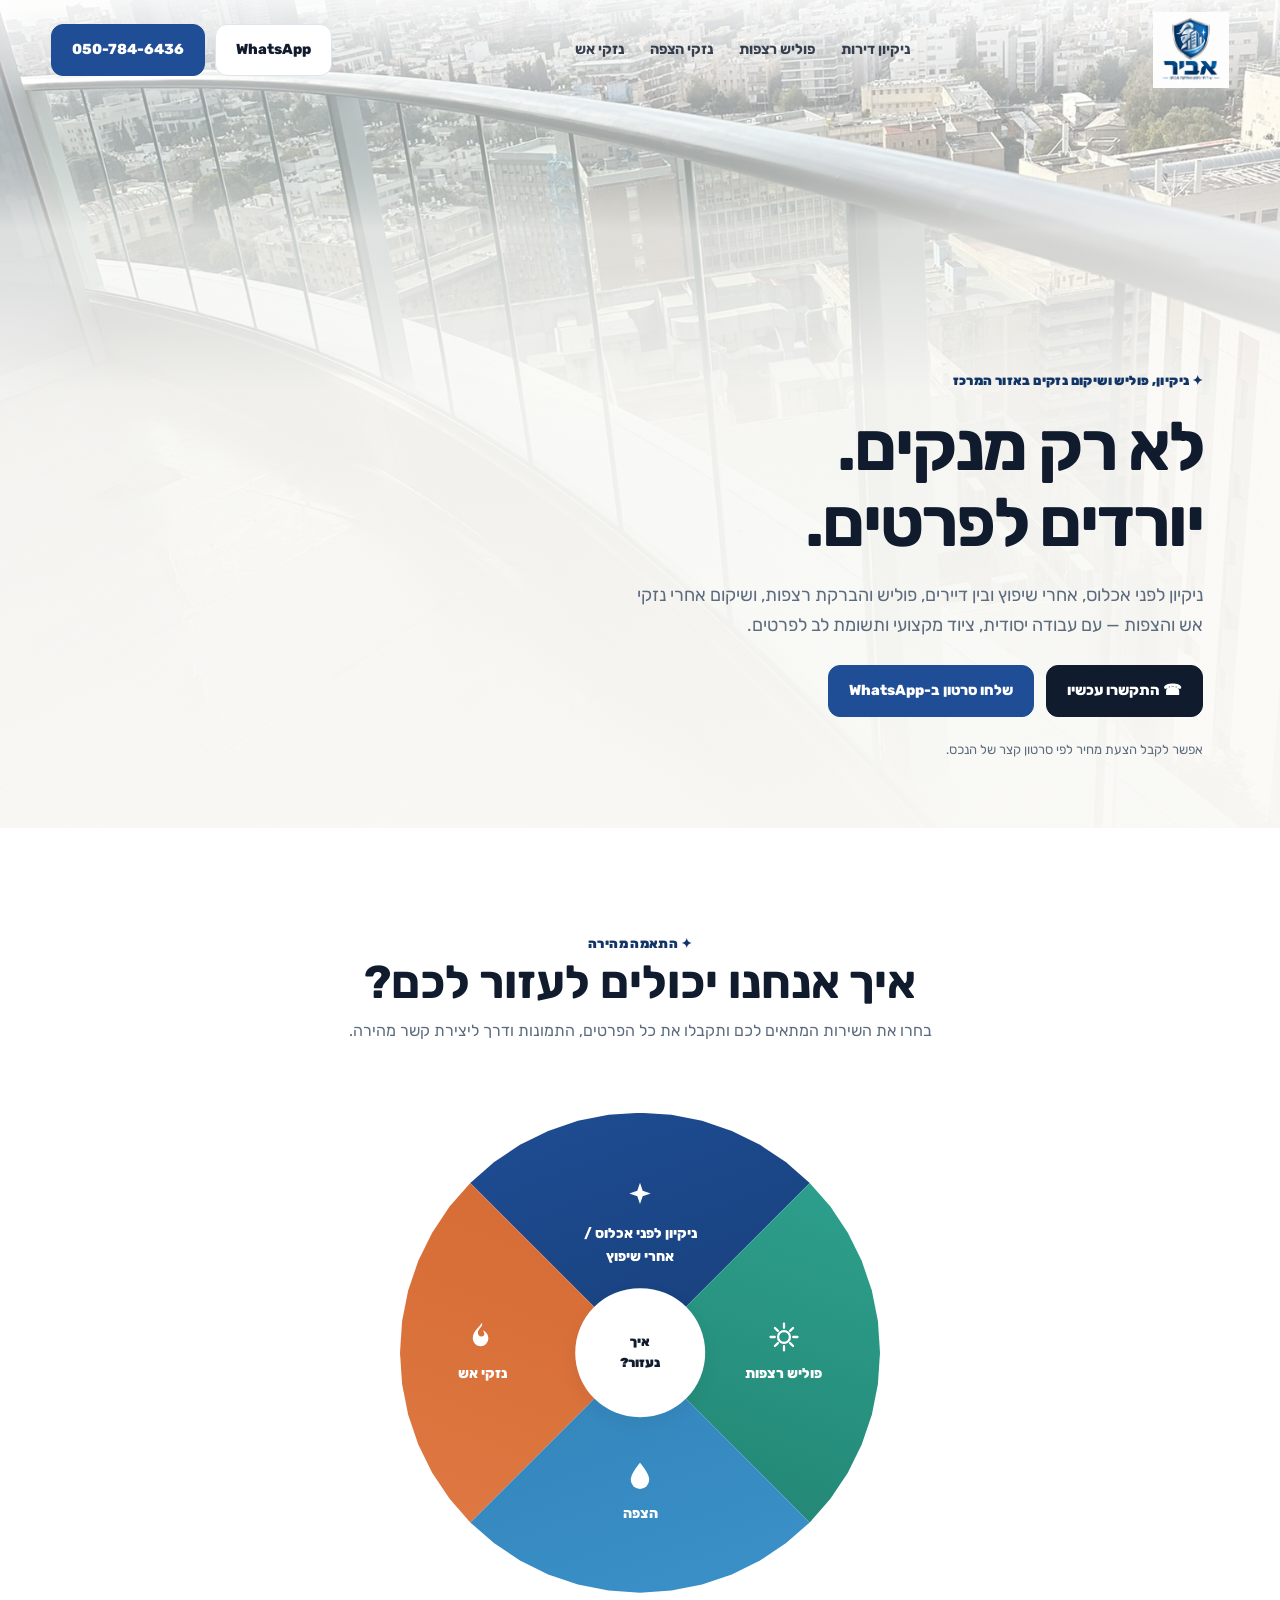
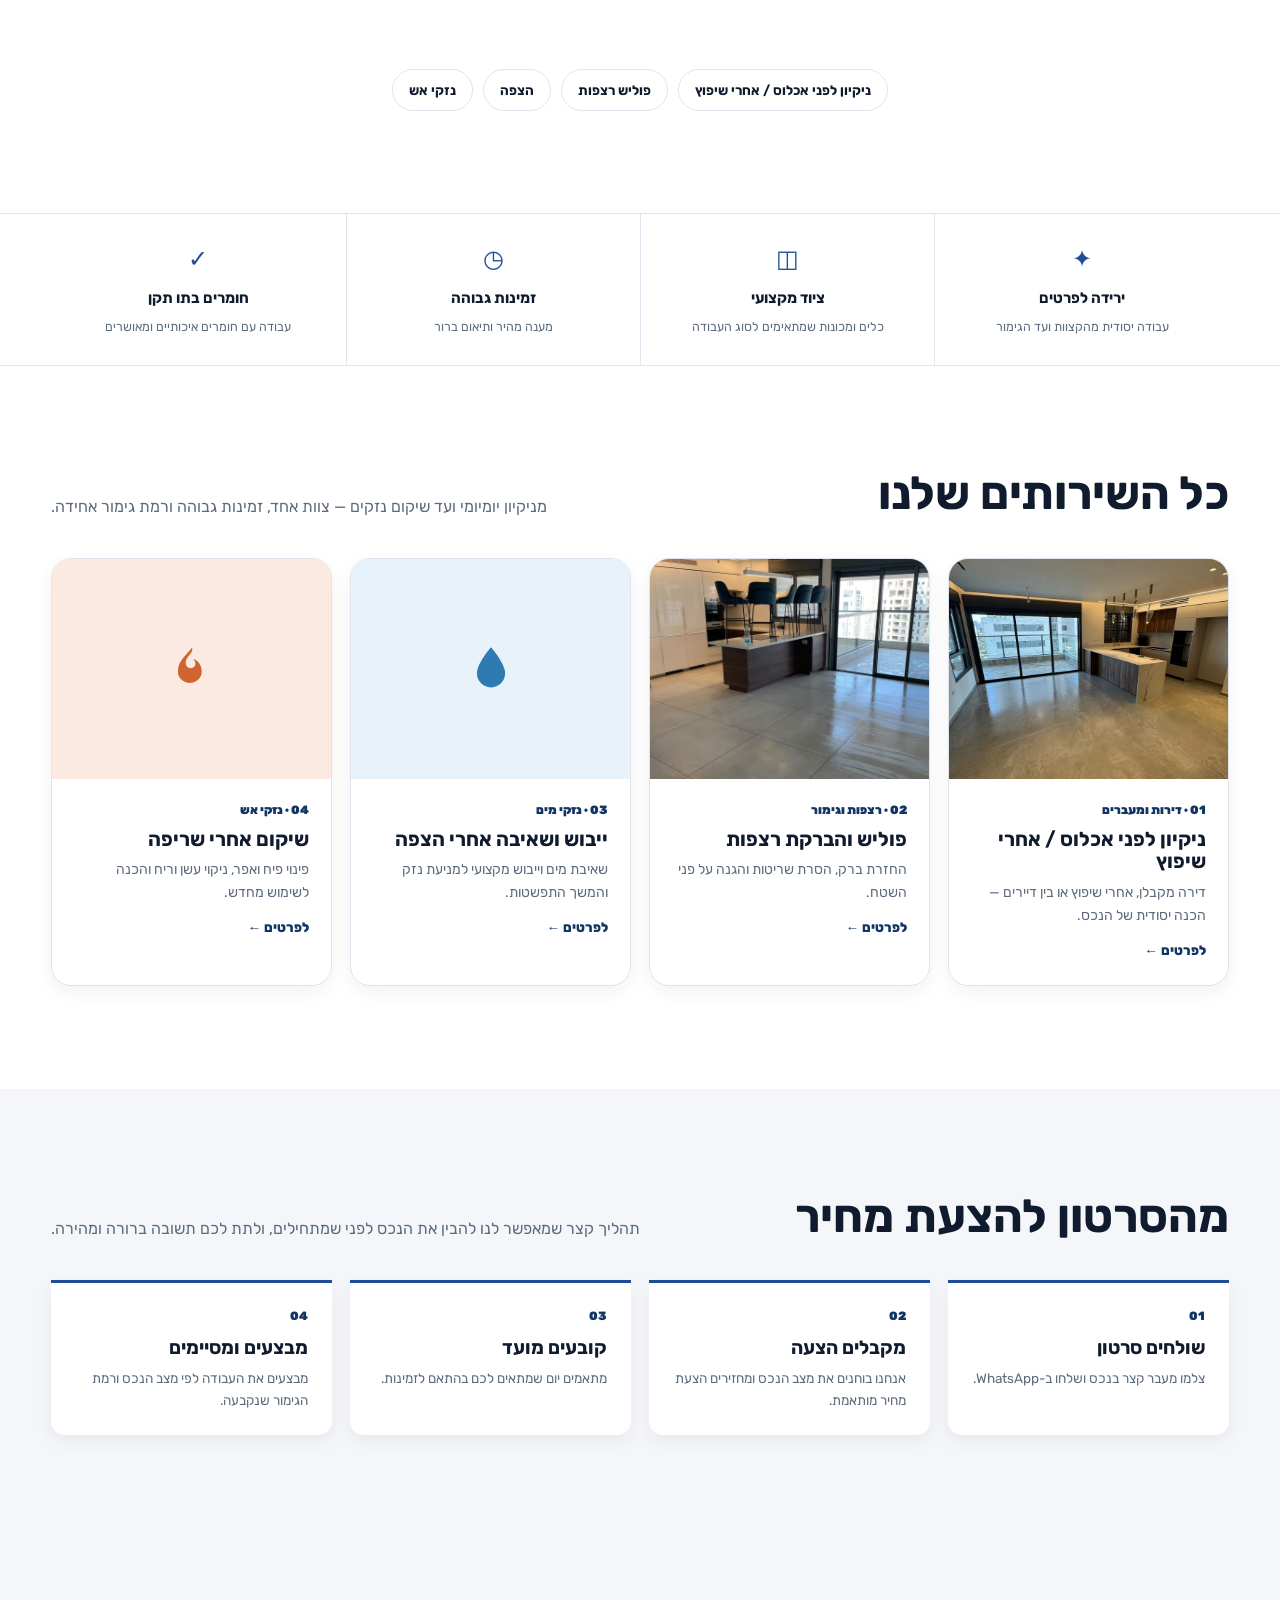
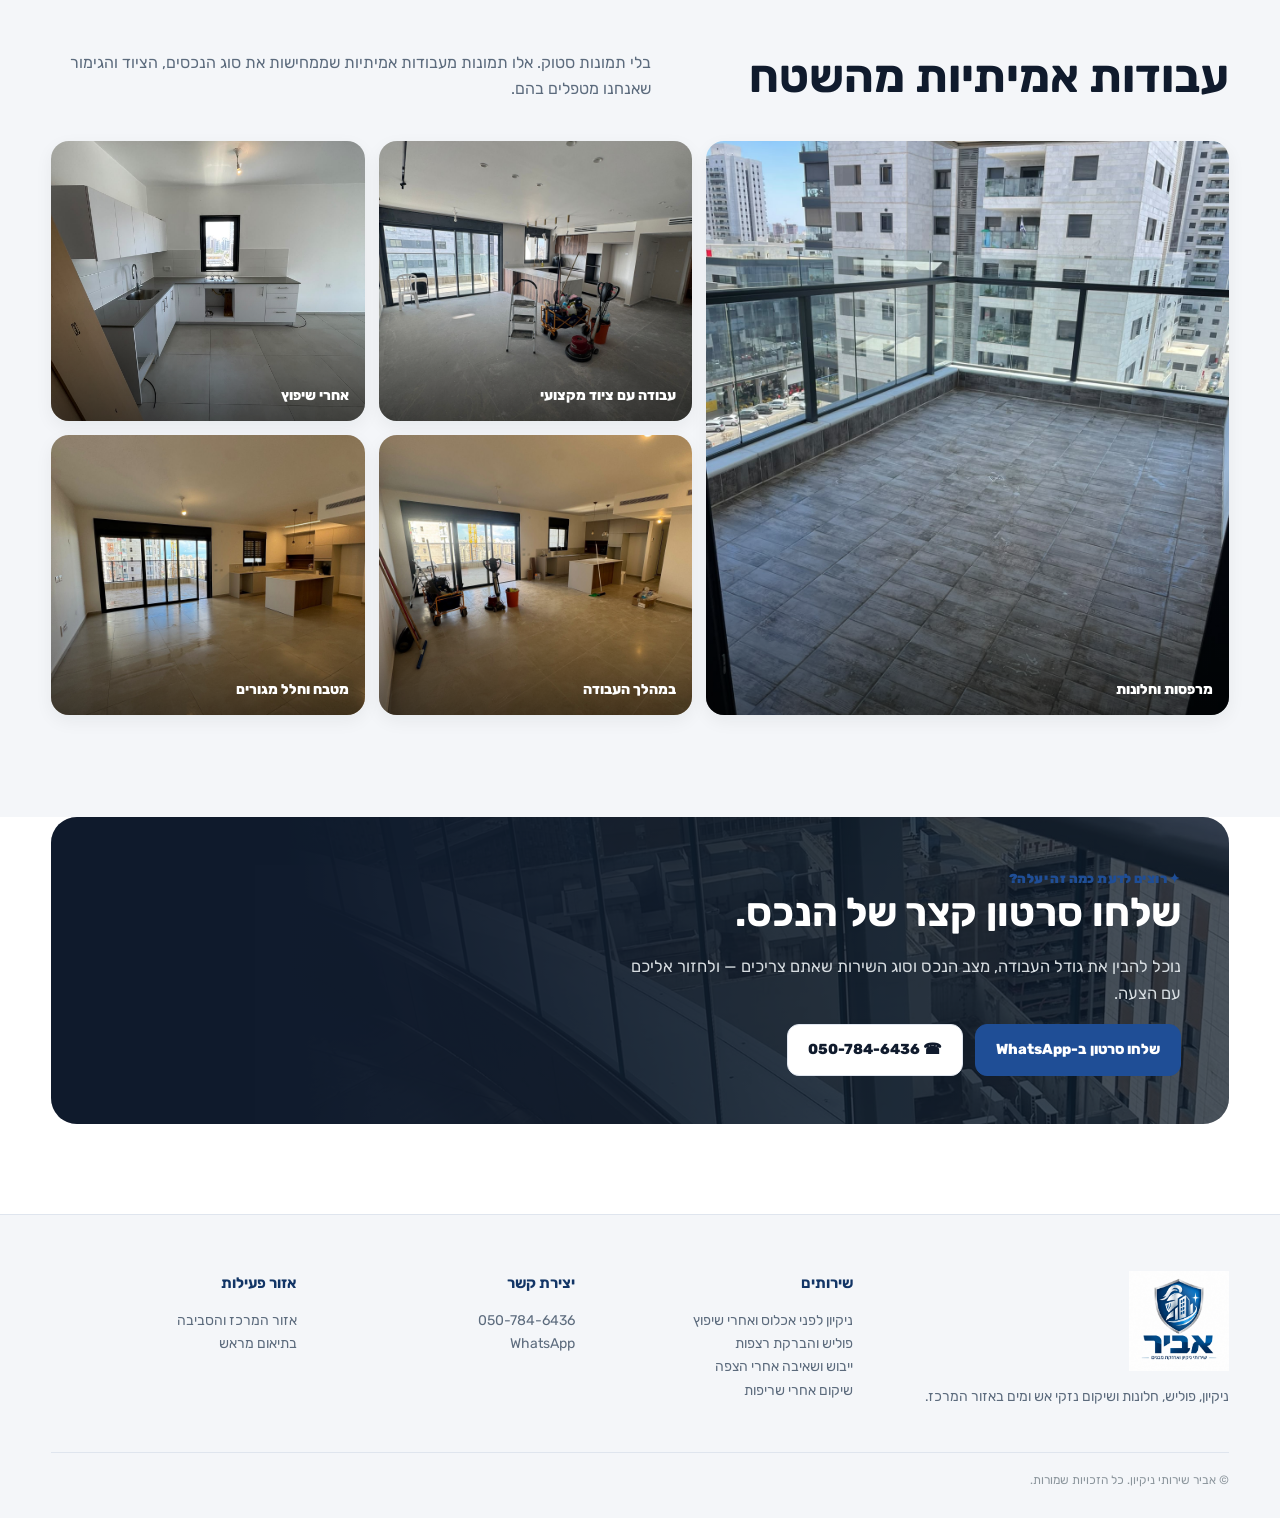
<file: index.html>
<!doctype html>
<html lang="he" dir="rtl">
<head>
<meta charset="utf-8">
<meta name="viewport" content="width=device-width, initial-scale=1">
<title>אביר שירותי ניקיון | ניקיון, פוליש, חלונות ושיקום נזקי אש ומים</title>
<meta name="description" content="אביר שירותי ניקיון – ניקיון לפני אכלוס, אחרי שיפוץ ובין דיירים, פוליש והברקת רצפות, ייבוש ושאיבה אחרי הצפה ושיקום אחרי שריפות. אזור המרכז.">
<link rel="preconnect" href="https://fonts.googleapis.com">
<link rel="preconnect" href="https://fonts.gstatic.com" crossorigin>
<link href="https://fonts.googleapis.com/css2?family=Rubik:wght@400;500;600;700;800;900&display=swap" rel="stylesheet">
<link rel="stylesheet" href="assets/style.css">
</head>
<body>
<header class="overlay">
  <div class="container nav">
    <a class="brand" href="index.html"><img class="logo" src="assets/logo.webp" alt="אביר שירותי ניקיון"></a>
    <nav class="links">
      <a href="cleaning.html">ניקיון דירות</a>
      <a href="polish.html">פוליש רצפות</a>
      <a href="flood.html">נזקי הצפה</a>
      <a href="fire.html">נזקי אש</a>
    </nav>
    <div class="actions">
      <a class="btn light" href="https://wa.me/972507846436?text=שלום,%20אשמח%20לקבל%20הצעת%20מחיר">WhatsApp</a>
      <a class="btn gold" href="tel:+972507846436">050-784-6436</a>
    </div>
  </div>
</header>
<main>

<section class="hero-full">
  <img src="assets/hero-balcony.jpg" alt="נוף מרפסת בתל אביב אחרי עבודת ניקיון">
  <div class="fade-top"></div>
  <div class="fade-bottom"></div>
  <div class="hero-full-content">
    <div class="eyebrow">✦ ניקיון, פוליש ושיקום נזקים באזור המרכז</div>
    <h1>לא רק מנקים.<br>יורדים לפרטים.</h1>
    <p>ניקיון לפני אכלוס, אחרי שיפוץ ובין דיירים, פוליש והברקת רצפות, ושיקום אחרי נזקי אש והצפות — עם עבודה יסודית, ציוד מקצועי ותשומת לב לפרטים.</p>
    <div class="hero-actions">
      <a class="btn dark" href="tel:+972507846436">☎ התקשרו עכשיו</a>
      <a class="btn gold" href="https://wa.me/972507846436?text=שלום,%20אשמח%20לקבל%20הצעת%20מחיר">שלחו סרטון ב-WhatsApp</a>
    </div>
    <div class="micro">אפשר לקבל הצעת מחיר לפי סרטון קצר של הנכס.</div>
  </div>
</section>

<section class="center">
  <div class="container">
    <div class="section-head">
      <div class="eyebrow">✦ התאמה מהירה</div>
      <h2>איך אנחנו יכולים לעזור לכם?</h2>
      <p>בחרו את השירות המתאים לכם ותקבלו את כל הפרטים, התמונות ודרך ליצירת קשר מהירה.</p>
    </div>
    <div class="pie-wrap">
      <div class="pie-menu">
        <a class="pie-slice pie-top" href="cleaning.html" aria-label="ניקיון לפני אכלוס או אחרי שיפוץ">
          <div class="pie-inner"><svg viewBox="0 0 24 24" fill="currentColor"><path d="M12 2l1.9 5.6L19.5 9.5l-5.6 1.9L12 17l-1.9-5.6L4.5 9.5l5.6-1.9L12 2z"/></svg><span>ניקיון לפני אכלוס / אחרי שיפוץ</span></div>
        </a>
        <a class="pie-slice pie-right" href="polish.html" aria-label="פוליש רצפות">
          <div class="pie-inner"><svg viewBox="0 0 24 24" fill="none" stroke="currentColor" stroke-width="1.6" stroke-linecap="round"><circle cx="12" cy="12" r="4.2"/><path d="M12 2.5v3M12 18.5v3M21.5 12h-3M5.5 12h-3M18.4 5.6l-2.1 2.1M7.7 16.3l-2.1 2.1M18.4 18.4l-2.1-2.1M7.7 7.7 5.6 5.6"/></svg><span>פוליש רצפות</span></div>
        </a>
        <a class="pie-slice pie-bottom" href="flood.html" aria-label="הצפה">
          <div class="pie-inner"><svg viewBox="0 0 24 24" fill="currentColor"><path d="M12 2s6.5 7.4 6.5 12A6.5 6.5 0 0 1 5.5 14C5.5 9.4 12 2 12 2z"/></svg><span>הצפה</span></div>
        </a>
        <a class="pie-slice pie-left" href="fire.html" aria-label="נזקי אש">
          <div class="pie-inner"><svg viewBox="0 0 24 24" fill="currentColor"><path d="M12 2c.9 2.8-2.6 4-2.9 6.7-.2 1.7 1 3 2.4 3a2.1 2.1 0 0 0 2.1-2.3c-.1-.8-.6-1.4-.9-2 1.7.4 3.8 2.7 3.8 5.6a5.5 5.5 0 1 1-11 0C5.5 8 9.9 5.4 12 2z"/></svg><span>נזקי אש</span></div>
        </a>
        <div class="pie-hub">איך<br>נעזור?</div>
      </div>
    </div>
    <div class="pie-legend">
      <a href="cleaning.html">ניקיון לפני אכלוס / אחרי שיפוץ</a>
      <a href="polish.html">פוליש רצפות</a>
      <a href="flood.html">הצפה</a>
      <a href="fire.html">נזקי אש</a>
    </div>
  </div>
</section>

<div class="trust">
  <div class="container trust-grid">
    <div class="trust-item"><div class="icon">✦</div><b>ירידה לפרטים</b><span>עבודה יסודית מהקצוות ועד הגימור</span></div>
    <div class="trust-item"><div class="icon">◫</div><b>ציוד מקצועי</b><span>כלים ומכונות שמתאימים לסוג העבודה</span></div>
    <div class="trust-item"><div class="icon">◷</div><b>זמינות גבוהה</b><span>מענה מהיר ותיאום ברור</span></div>
    <div class="trust-item"><div class="icon">✓</div><b>חומרים בתו תקן</b><span>עבודה עם חומרים איכותיים ומאושרים</span></div>
  </div>
</div>

<section id="services">
  <div class="container">
    <div class="section-head">
      <h2>כל השירותים שלנו</h2>
      <p>מניקיון יומיומי ועד שיקום נזקים — צוות אחד, זמינות גבוהה ורמת גימור אחידה.</p>
    </div>
    <div class="grid-cards">
      <article class="card"><a href="cleaning.html"><div class="card-img"><img src="assets/kitchen-new-1.jpg" alt="ניקיון דירה חדשה"></div><div class="card-body"><div class="kicker">01 · דירות ומעברים</div><h3>ניקיון לפני אכלוס / אחרי שיפוץ</h3><p>דירה מקבלן, אחרי שיפוץ או בין דיירים — הכנה יסודית של הנכס.</p><span class="more">לפרטים ←</span></div></a></article>
      <article class="card"><a href="polish.html"><div class="card-img"><img src="assets/floor-polish.jpg" alt="פוליש רצפה"></div><div class="card-body"><div class="kicker">02 · רצפות וגימור</div><h3>פוליש והברקת רצפות</h3><p>החזרת ברק, הסרת שריטות והגנה על פני השטח.</p><span class="more">לפרטים ←</span></div></a></article>
      <article class="card"><a href="flood.html"><div class="card-img icon-img" style="background:var(--blue-tint);color:var(--blue)"><svg viewBox="0 0 24 24" fill="currentColor"><path d="M12 2s6.5 7.4 6.5 12A6.5 6.5 0 0 1 5.5 14C5.5 9.4 12 2 12 2z"/></svg></div><div class="card-body"><div class="kicker">03 · נזקי מים</div><h3>ייבוש ושאיבה אחרי הצפה</h3><p>שאיבת מים וייבוש מקצועי למניעת נזק והמשך התפשטות.</p><span class="more">לפרטים ←</span></div></a></article>
      <article class="card"><a href="fire.html"><div class="card-img icon-img" style="background:var(--flame-tint);color:var(--flame)"><svg viewBox="0 0 24 24" fill="currentColor"><path d="M12 2c.9 2.8-2.6 4-2.9 6.7-.2 1.7 1 3 2.4 3a2.1 2.1 0 0 0 2.1-2.3c-.1-.8-.6-1.4-.9-2 1.7.4 3.8 2.7 3.8 5.6a5.5 5.5 0 1 1-11 0C5.5 8 9.9 5.4 12 2z"/></svg></div><div class="card-body"><div class="kicker">04 · נזקי אש</div><h3>שיקום אחרי שריפה</h3><p>פינוי פיח ואפר, ניקוי עשן וריח והכנה לשימוש מחדש.</p><span class="more">לפרטים ←</span></div></a></article>
    </div>
  </div>
</section>

<section id="process" class="details">
  <div class="container">
    <div class="section-head">
      <h2>מהסרטון להצעת מחיר</h2>
      <p>תהליך קצר שמאפשר לנו להבין את הנכס לפני שמתחילים, ולתת לכם תשובה ברורה ומהירה.</p>
    </div>
    <div class="process-grid">
      <div class="step"><div class="num">01</div><h3>שולחים סרטון</h3><p>צלמו מעבר קצר בנכס ושלחו ב-WhatsApp.</p></div>
      <div class="step"><div class="num">02</div><h3>מקבלים הצעה</h3><p>אנחנו בוחנים את מצב הנכס ומחזירים הצעת מחיר מותאמת.</p></div>
      <div class="step"><div class="num">03</div><h3>קובעים מועד</h3><p>מתאמים יום שמתאים לכם בהתאם לזמינות.</p></div>
      <div class="step"><div class="num">04</div><h3>מבצעים ומסיימים</h3><p>מבצעים את העבודה לפי מצב הנכס ורמת הגימור שנקבעה.</p></div>
    </div>
  </div>
</section>

<section class="work" id="work">
  <div class="container">
    <div class="section-head">
      <h2>עבודות אמיתיות מהשטח</h2>
      <p>בלי תמונות סטוק. אלו תמונות מעבודות אמיתיות שממחישות את סוג הנכסים, הציוד והגימור שאנחנו מטפלים בהם.</p>
    </div>
    <div class="gallery">
      <div class="g big"><img src="assets/balcony-tiles.jpg" alt="מרפסת אחרי ניקיון"><div class="cap">מרפסות וחלונות</div></div>
      <div class="g"><img src="assets/equipment-1.jpg" alt="ציוד ניקיון מקצועי"><div class="cap">עבודה עם ציוד מקצועי</div></div>
      <div class="g"><img src="assets/reno-kitchen.jpg" alt="ניקיון אחרי שיפוץ"><div class="cap">אחרי שיפוץ</div></div>
      <div class="g"><img src="assets/equipment-2.jpg" alt="מכונת פוליש בעבודה"><div class="cap">במהלך העבודה</div></div>
      <div class="g"><img src="assets/kitchen-new-2.jpg" alt="מטבח וחלל מגורים נקי"><div class="cap">מטבח וחלל מגורים</div></div>
    </div>
  </div>
</section>

<section class="quote">
  <div class="cta">
    <div class="cta-bg"><img src="assets/hero-balcony.jpg" alt=""></div>
    <div class="cta-content">
      <div class="eyebrow">✦ רוצים לדעת כמה זה יעלה?</div>
      <h2>שלחו סרטון קצר של הנכס.</h2>
      <p>נוכל להבין את גודל העבודה, מצב הנכס וסוג השירות שאתם צריכים — ולחזור אליכם עם הצעה.</p>
      <div class="hero-actions">
        <a class="btn gold" href="https://wa.me/972507846436?text=שלום,%20אשמח%20לקבל%20הצעת%20מחיר">שלחו סרטון ב-WhatsApp</a>
        <a class="btn light" href="tel:+972507846436">☎ 050-784-6436</a>
      </div>
    </div>
  </div>
</section>

</main>
<footer>
  <div class="container">
    <div class="footer-grid">
      <div>
        <img class="footer-logo" src="assets/logo.webp" alt="אביר שירותי ניקיון">
        <p>ניקיון, פוליש, חלונות ושיקום נזקי אש ומים באזור המרכז.</p>
      </div>
      <div><h4>שירותים</h4><p>
        <a href="cleaning.html">ניקיון לפני אכלוס ואחרי שיפוץ</a><br>
        <a href="polish.html">פוליש והברקת רצפות</a><br>
        <a href="flood.html">ייבוש ושאיבה אחרי הצפה</a><br>
        <a href="fire.html">שיקום אחרי שריפות</a>
      </p></div>
      <div><h4>יצירת קשר</h4><p><a href="tel:+972507846436">050-784-6436</a><br><a href="https://wa.me/972507846436?text=שלום,%20אשמח%20לקבל%20הצעת%20מחיר">WhatsApp</a></p></div>
      <div><h4>אזור פעילות</h4><p>אזור המרכז והסביבה<br>בתיאום מראש</p></div>
    </div>
    <div class="copy">© אביר שירותי ניקיון. כל הזכויות שמורות.</div>
  </div>
</footer>

<div class="mobile-bar">
  <a class="btn dark" href="tel:+972507846436">☎ התקשרו</a>
  <a class="btn gold" href="https://wa.me/972507846436?text=שלום,%20אשמח%20לקבל%20הצעת%20מחיר">WhatsApp</a>
</div>
</body>
</html>
</file>
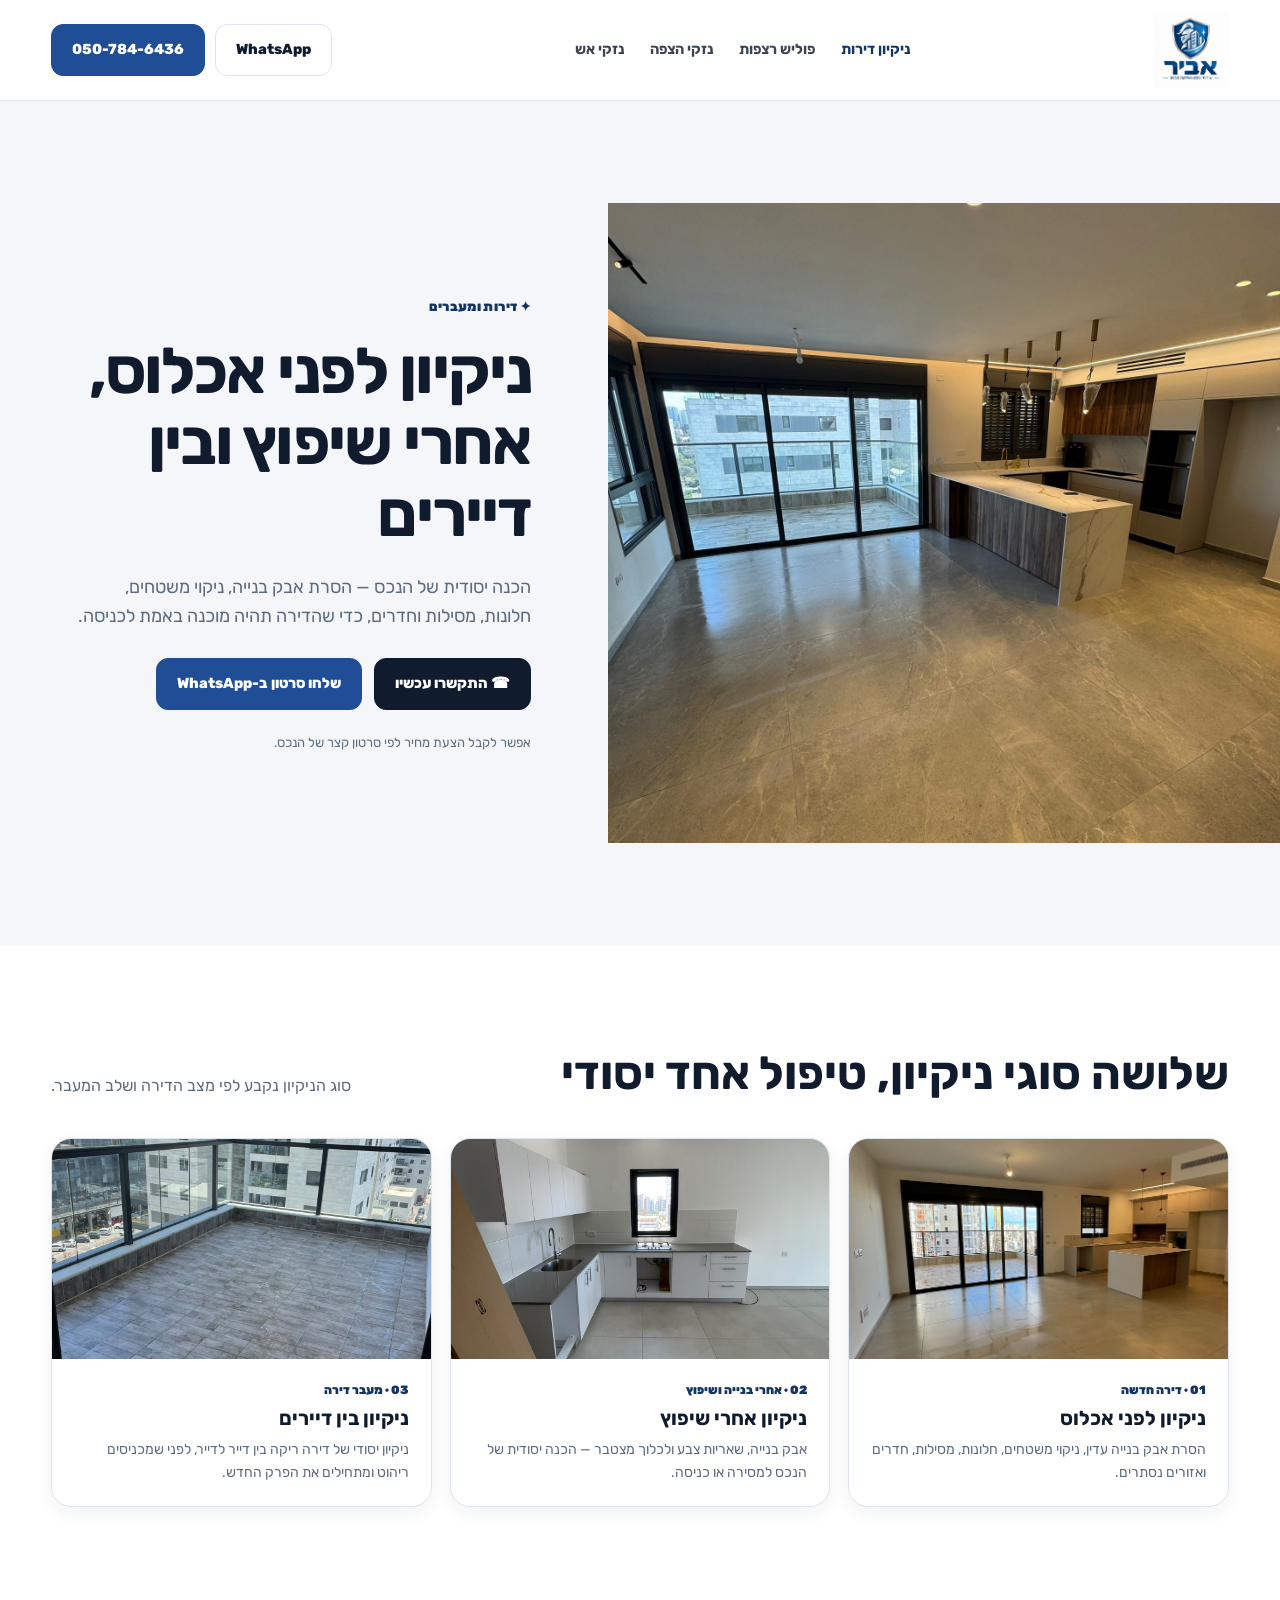
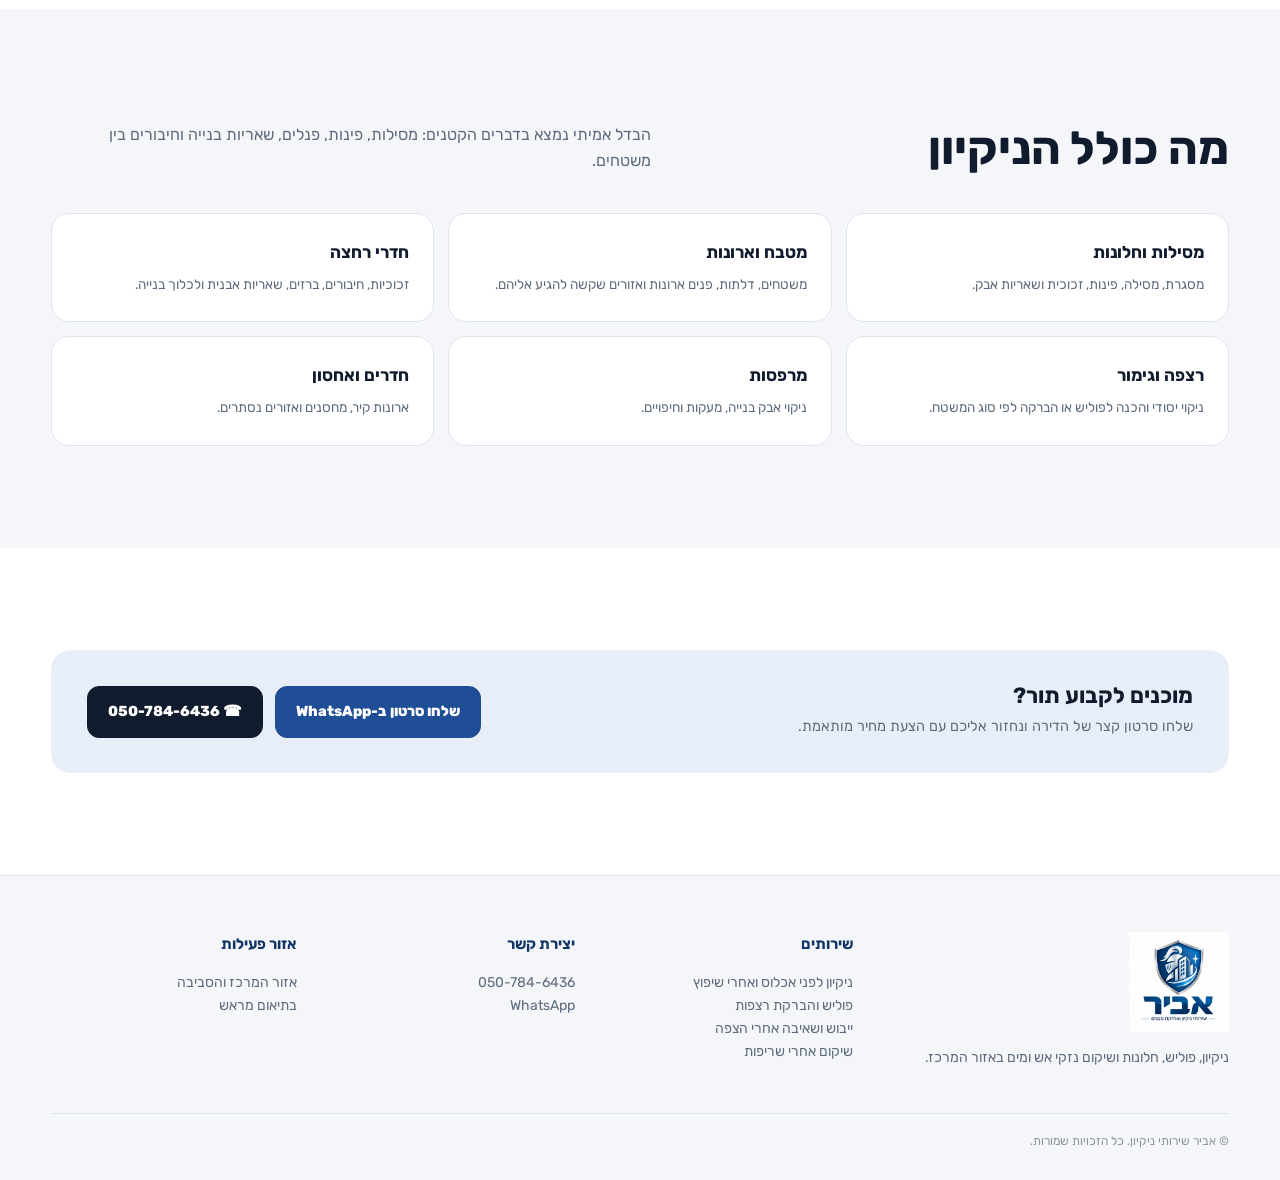
<file: cleaning.html>
<!doctype html>
<html lang="he" dir="rtl">
<head>
<meta charset="utf-8">
<meta name="viewport" content="width=device-width, initial-scale=1">
<title>ניקיון לפני אכלוס, אחרי שיפוץ ובין דיירים | אביר שירותי ניקיון</title>
<meta name="description" content="ניקיון יסודי לדירה חדשה מקבלן, אחרי שיפוץ ובין דיירים. הסרת אבק בנייה, חלונות, מסילות וחדרי רחצה. אזור המרכז.">
<link rel="preconnect" href="https://fonts.googleapis.com">
<link rel="preconnect" href="https://fonts.gstatic.com" crossorigin>
<link href="https://fonts.googleapis.com/css2?family=Rubik:wght@400;500;600;700;800;900&display=swap" rel="stylesheet">
<link rel="stylesheet" href="assets/style.css">
</head>
<body>
<header>
  <div class="container nav">
    <a class="brand" href="index.html"><img class="logo" src="assets/logo.webp" alt="אביר שירותי ניקיון"></a>
    <nav class="links">
      <a href="cleaning.html" class="active">ניקיון דירות</a>
      <a href="polish.html">פוליש רצפות</a>
      <a href="flood.html">נזקי הצפה</a>
      <a href="fire.html">נזקי אש</a>
    </nav>
    <div class="actions">
      <a class="btn light" href="https://wa.me/972507846436?text=שלום,%20אשמח%20לקבל%20הצעת%20מחיר">WhatsApp</a>
      <a class="btn gold" href="tel:+972507846436">050-784-6436</a>
    </div>
  </div>
</header>
<main>

<section class="hero">
  <div class="hero-photo"><img src="assets/kitchen-new-1.jpg" alt="ניקיון דירה חדשה מקבלן"></div>
  <div class="hero-copy">
    <div>
      <div class="eyebrow">✦ דירות ומעברים</div>
      <h1>ניקיון לפני אכלוס,<br>אחרי שיפוץ ובין דיירים</h1>
      <p>הכנה יסודית של הנכס — הסרת אבק בנייה, ניקוי משטחים, חלונות, מסילות וחדרים, כדי שהדירה תהיה מוכנה באמת לכניסה.</p>
      <div class="hero-actions">
        <a class="btn dark" href="tel:+972507846436">☎ התקשרו עכשיו</a>
        <a class="btn gold" href="https://wa.me/972507846436?text=שלום,%20אשמח%20לקבל%20הצעת%20מחיר">שלחו סרטון ב-WhatsApp</a>
      </div>
      <div class="micro">אפשר לקבל הצעת מחיר לפי סרטון קצר של הנכס.</div>
    </div>
  </div>
</section>

<section id="services">
  <div class="container">
    <div class="section-head">
      <h2>שלושה סוגי ניקיון, טיפול אחד יסודי</h2>
      <p>סוג הניקיון נקבע לפי מצב הדירה ושלב המעבר.</p>
    </div>
    <div class="grid-cards" style="grid-template-columns:repeat(3,1fr)">
      <article class="card"><div class="card-img"><img src="assets/kitchen-new-2.jpg" alt="דירה חדשה מקבלן"></div><div class="card-body"><div class="kicker">01 · דירה חדשה</div><h3>ניקיון לפני אכלוס</h3><p>הסרת אבק בנייה עדין, ניקוי משטחים, חלונות, מסילות, חדרים ואזורים נסתרים.</p></div></article>
      <article class="card"><div class="card-img"><img src="assets/reno-kitchen.jpg" alt="ניקיון אחרי שיפוץ"></div><div class="card-body"><div class="kicker">02 · אחרי בנייה ושיפוץ</div><h3>ניקיון אחרי שיפוץ</h3><p>אבק בנייה, שאריות צבע ולכלוך מצטבר — הכנה יסודית של הנכס למסירה או כניסה.</p></div></article>
      <article class="card"><div class="card-img"><img src="assets/balcony-tiles.jpg" alt="ניקיון בין דיירים"></div><div class="card-body"><div class="kicker">03 · מעבר דירה</div><h3>ניקיון בין דיירים</h3><p>ניקיון יסודי של דירה ריקה בין דייר לדייר, לפני שמכניסים ריהוט ומתחילים את הפרק החדש.</p></div></article>
    </div>
  </div>
</section>

<section class="details">
  <div class="container">
    <div class="section-head">
      <h2>מה כולל הניקיון</h2>
      <p>הבדל אמיתי נמצא בדברים הקטנים: מסילות, פינות, פנלים, שאריות בנייה וחיבורים בין משטחים.</p>
    </div>
    <div class="detail-grid">
      <div class="detail"><b>מסילות וחלונות</b><span>מסגרת, מסילה, פינות, זכוכית ושאריות אבק.</span></div>
      <div class="detail"><b>מטבח וארונות</b><span>משטחים, דלתות, פנים ארונות ואזורים שקשה להגיע אליהם.</span></div>
      <div class="detail"><b>חדרי רחצה</b><span>זכוכיות, חיבורים, ברזים, שאריות אבנית ולכלוך בנייה.</span></div>
      <div class="detail"><b>רצפה וגימור</b><span>ניקוי יסודי והכנה לפוליש או הברקה לפי סוג המשטח.</span></div>
      <div class="detail"><b>מרפסות</b><span>ניקוי אבק בנייה, מעקות וחיפויים.</span></div>
      <div class="detail"><b>חדרים ואחסון</b><span>ארונות קיר, מחסנים ואזורים נסתרים.</span></div>
    </div>
  </div>
</section>

<section>
  <div class="container">
    <div class="cta-strip">
      <div>
        <h3>מוכנים לקבוע תור?</h3>
        <p>שלחו סרטון קצר של הדירה ונחזור אליכם עם הצעת מחיר מותאמת.</p>
      </div>
      <div class="hero-actions">
        <a class="btn gold" href="https://wa.me/972507846436?text=שלום,%20אשמח%20לקבל%20הצעת%20מחיר">שלחו סרטון ב-WhatsApp</a>
        <a class="btn dark" href="tel:+972507846436">☎ 050-784-6436</a>
      </div>
    </div>
  </div>
</section>

</main>
<footer>
  <div class="container">
    <div class="footer-grid">
      <div>
        <img class="footer-logo" src="assets/logo.webp" alt="אביר שירותי ניקיון">
        <p>ניקיון, פוליש, חלונות ושיקום נזקי אש ומים באזור המרכז.</p>
      </div>
      <div><h4>שירותים</h4><p>
        <a href="cleaning.html">ניקיון לפני אכלוס ואחרי שיפוץ</a><br>
        <a href="polish.html">פוליש והברקת רצפות</a><br>
        <a href="flood.html">ייבוש ושאיבה אחרי הצפה</a><br>
        <a href="fire.html">שיקום אחרי שריפות</a>
      </p></div>
      <div><h4>יצירת קשר</h4><p><a href="tel:+972507846436">050-784-6436</a><br><a href="https://wa.me/972507846436?text=שלום,%20אשמח%20לקבל%20הצעת%20מחיר">WhatsApp</a></p></div>
      <div><h4>אזור פעילות</h4><p>אזור המרכז והסביבה<br>בתיאום מראש</p></div>
    </div>
    <div class="copy">© אביר שירותי ניקיון. כל הזכויות שמורות.</div>
  </div>
</footer>

<div class="mobile-bar">
  <a class="btn dark" href="tel:+972507846436">☎ התקשרו</a>
  <a class="btn gold" href="https://wa.me/972507846436?text=שלום,%20אשמח%20לקבל%20הצעת%20מחיר">WhatsApp</a>
</div>
</body>
</html>
</file>
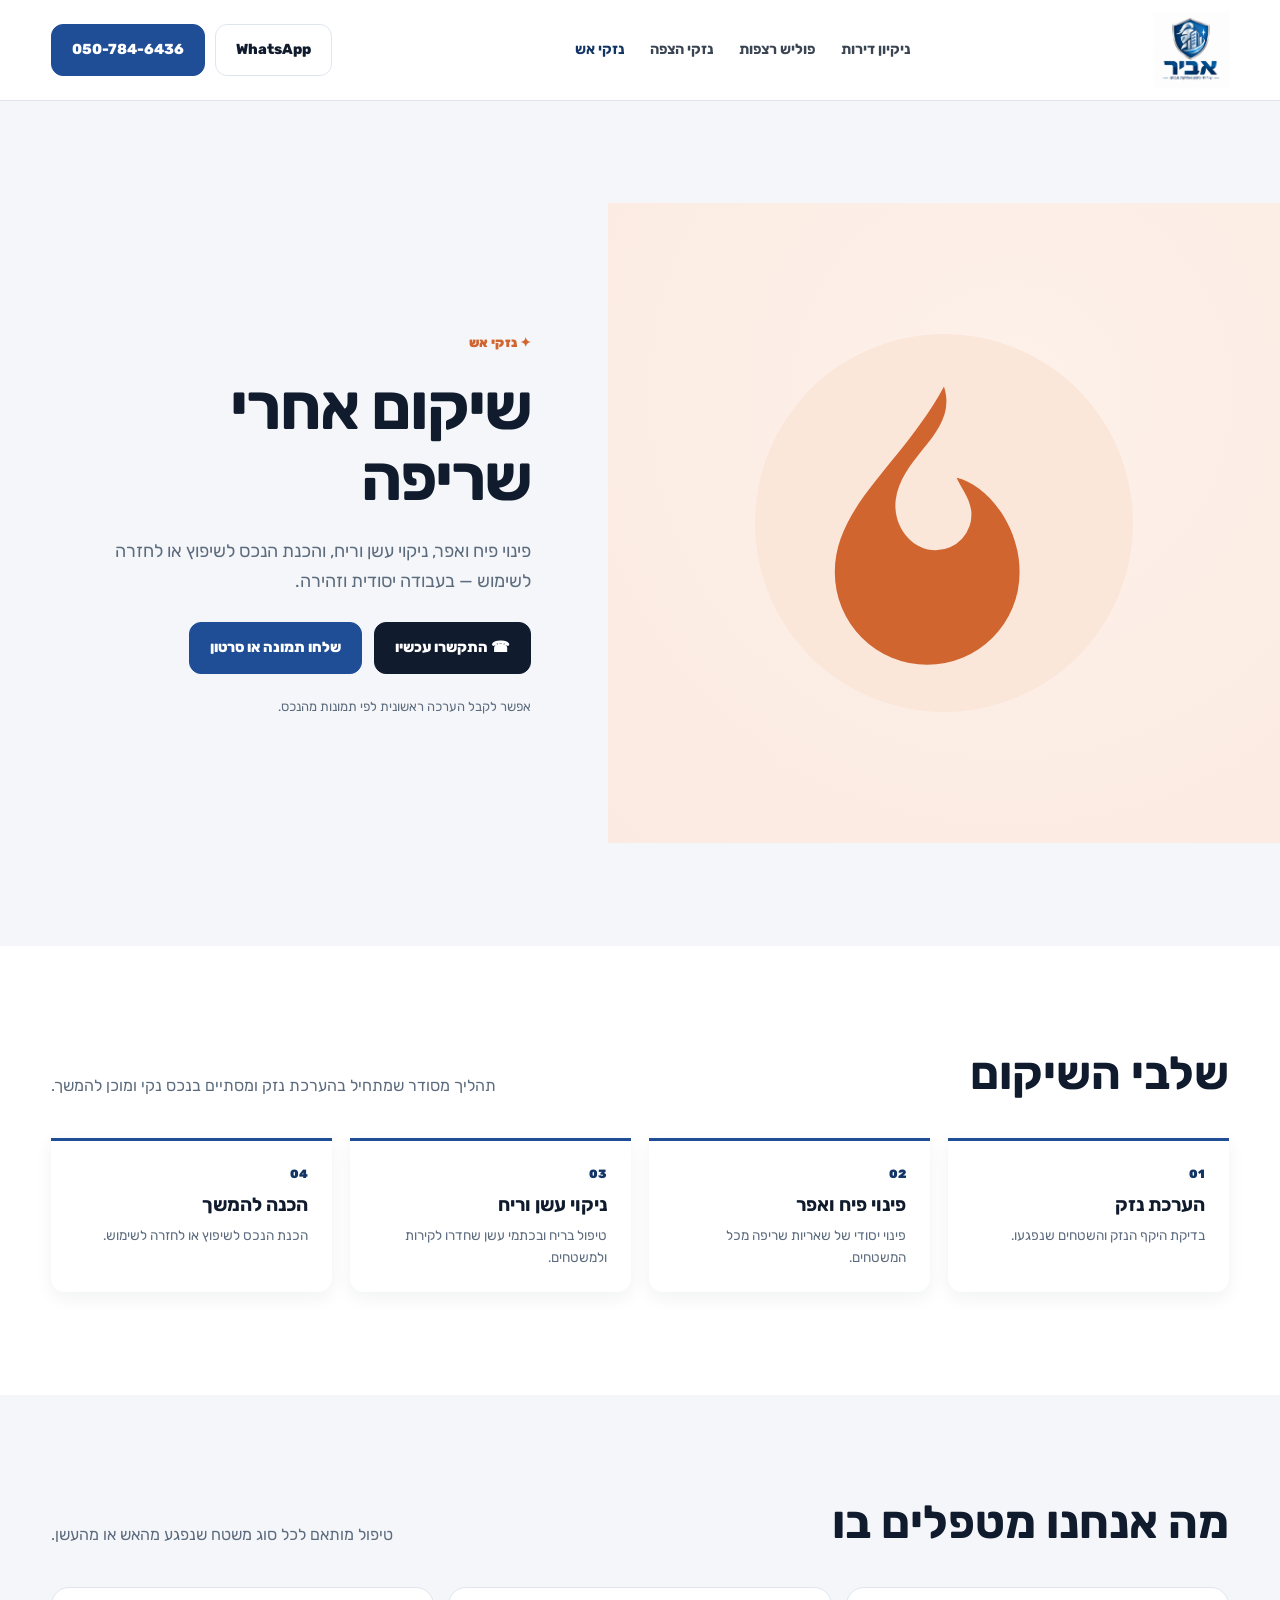
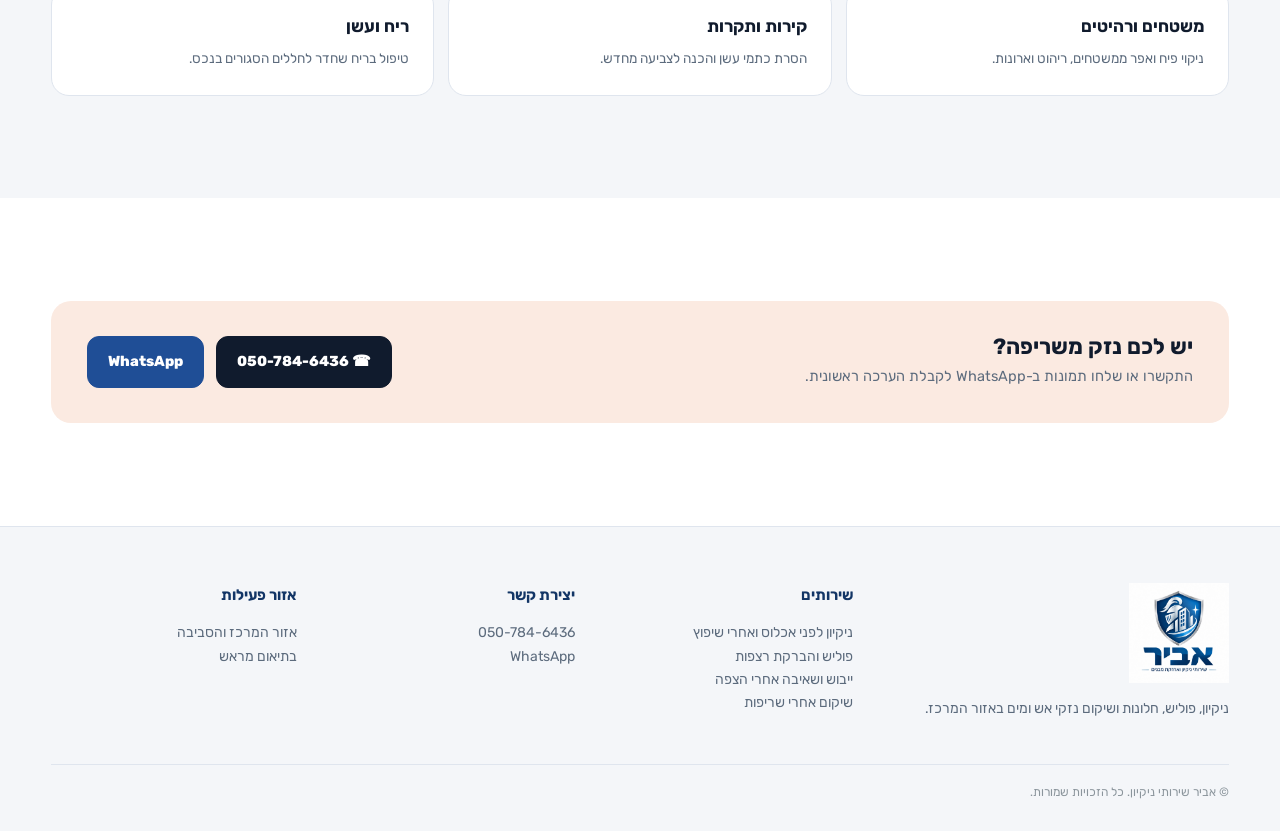
<file: fire.html>
<!doctype html>
<html lang="he" dir="rtl">
<head>
<meta charset="utf-8">
<meta name="viewport" content="width=device-width, initial-scale=1">
<title>שיקום אחרי שריפה | אביר שירותי ניקיון</title>
<meta name="description" content="שיקום נכסים אחרי נזקי אש - פינוי פיח ואפר, ניקוי עשן וריח, הכנה לשיפוץ או לשימוש מחדש. אזור המרכז.">
<link rel="preconnect" href="https://fonts.googleapis.com">
<link rel="preconnect" href="https://fonts.gstatic.com" crossorigin>
<link href="https://fonts.googleapis.com/css2?family=Rubik:wght@400;500;600;700;800;900&display=swap" rel="stylesheet">
<link rel="stylesheet" href="assets/style.css">
</head>
<body>
<header>
  <div class="container nav">
    <a class="brand" href="index.html"><img class="logo" src="assets/logo.webp" alt="אביר שירותי ניקיון"></a>
    <nav class="links">
      <a href="cleaning.html">ניקיון דירות</a>
      <a href="polish.html">פוליש רצפות</a>
      <a href="flood.html">נזקי הצפה</a>
      <a href="fire.html" class="active">נזקי אש</a>
    </nav>
    <div class="actions">
      <a class="btn light" href="https://wa.me/972507846436?text=שלום,%20אשמח%20לקבל%20הצעת%20מחיר">WhatsApp</a>
      <a class="btn gold" href="tel:+972507846436">050-784-6436</a>
    </div>
  </div>
</header>
<main>

<section class="hero">
  <div class="illus-panel fire"><svg viewBox="0 0 200 200"><circle cx="100" cy="100" r="90" fill="#fbe6da"/>
<path d="M100 35c7 22-20 32-23 54-1.5 13 8 24 19 24a17 17 0 0 0 17-18.5c-.8-6.5-4.8-11-7-16 13.5 3 30 21.5 30 45a44 44 0 1 1-88 0c0-32 32-51.5 52-88.5z" fill="#d1652f"/>
</svg></div>
  <div class="hero-copy">
    <div>
      <div class="eyebrow" style="color:var(--flame)">✦ נזקי אש</div>
      <h1>שיקום אחרי<br>שריפה</h1>
      <p>פינוי פיח ואפר, ניקוי עשן וריח, והכנת הנכס לשיפוץ או לחזרה לשימוש — בעבודה יסודית וזהירה.</p>
      <div class="hero-actions">
        <a class="btn dark" href="tel:+972507846436">☎ התקשרו עכשיו</a>
        <a class="btn gold" href="https://wa.me/972507846436?text=שלום,%20אשמח%20לקבל%20הצעת%20מחיר">שלחו תמונה או סרטון</a>
      </div>
      <div class="micro">אפשר לקבל הערכה ראשונית לפי תמונות מהנכס.</div>
    </div>
  </div>
</section>

<section id="services">
  <div class="container">
    <div class="section-head">
      <h2>שלבי השיקום</h2>
      <p>תהליך מסודר שמתחיל בהערכת נזק ומסתיים בנכס נקי ומוכן להמשך.</p>
    </div>
    <div class="process-grid">
      <div class="step"><div class="num">01</div><h3>הערכת נזק</h3><p>בדיקת היקף הנזק והשטחים שנפגעו.</p></div>
      <div class="step"><div class="num">02</div><h3>פינוי פיח ואפר</h3><p>פינוי יסודי של שאריות שריפה מכל המשטחים.</p></div>
      <div class="step"><div class="num">03</div><h3>ניקוי עשן וריח</h3><p>טיפול בריח ובכתמי עשן שחדרו לקירות ולמשטחים.</p></div>
      <div class="step"><div class="num">04</div><h3>הכנה להמשך</h3><p>הכנת הנכס לשיפוץ או לחזרה לשימוש.</p></div>
    </div>
  </div>
</section>

<section class="details">
  <div class="container">
    <div class="section-head">
      <h2>מה אנחנו מטפלים בו</h2>
      <p>טיפול מותאם לכל סוג משטח שנפגע מהאש או מהעשן.</p>
    </div>
    <div class="detail-grid">
      <div class="detail"><b>משטחים ורהיטים</b><span>ניקוי פיח ואפר ממשטחים, ריהוט וארונות.</span></div>
      <div class="detail"><b>קירות ותקרות</b><span>הסרת כתמי עשן והכנה לצביעה מחדש.</span></div>
      <div class="detail"><b>ריח ועשן</b><span>טיפול בריח שחדר לחללים הסגורים בנכס.</span></div>
    </div>
  </div>
</section>

<section>
  <div class="container">
    <div class="cta-strip" style="background:var(--flame-tint)">
      <div>
        <h3>יש לכם נזק משריפה?</h3>
        <p>התקשרו או שלחו תמונות ב-WhatsApp לקבלת הערכה ראשונית.</p>
      </div>
      <div class="hero-actions">
        <a class="btn dark" href="tel:+972507846436">☎ 050-784-6436</a>
        <a class="btn gold" href="https://wa.me/972507846436?text=שלום,%20אשמח%20לקבל%20הצעת%20מחיר">WhatsApp</a>
      </div>
    </div>
  </div>
</section>

</main>
<footer>
  <div class="container">
    <div class="footer-grid">
      <div>
        <img class="footer-logo" src="assets/logo.webp" alt="אביר שירותי ניקיון">
        <p>ניקיון, פוליש, חלונות ושיקום נזקי אש ומים באזור המרכז.</p>
      </div>
      <div><h4>שירותים</h4><p>
        <a href="cleaning.html">ניקיון לפני אכלוס ואחרי שיפוץ</a><br>
        <a href="polish.html">פוליש והברקת רצפות</a><br>
        <a href="flood.html">ייבוש ושאיבה אחרי הצפה</a><br>
        <a href="fire.html">שיקום אחרי שריפות</a>
      </p></div>
      <div><h4>יצירת קשר</h4><p><a href="tel:+972507846436">050-784-6436</a><br><a href="https://wa.me/972507846436?text=שלום,%20אשמח%20לקבל%20הצעת%20מחיר">WhatsApp</a></p></div>
      <div><h4>אזור פעילות</h4><p>אזור המרכז והסביבה<br>בתיאום מראש</p></div>
    </div>
    <div class="copy">© אביר שירותי ניקיון. כל הזכויות שמורות.</div>
  </div>
</footer>

<div class="mobile-bar">
  <a class="btn dark" href="tel:+972507846436">☎ התקשרו</a>
  <a class="btn gold" href="https://wa.me/972507846436?text=שלום,%20אשמח%20לקבל%20הצעת%20מחיר">WhatsApp</a>
</div>
</body>
</html>
</file>
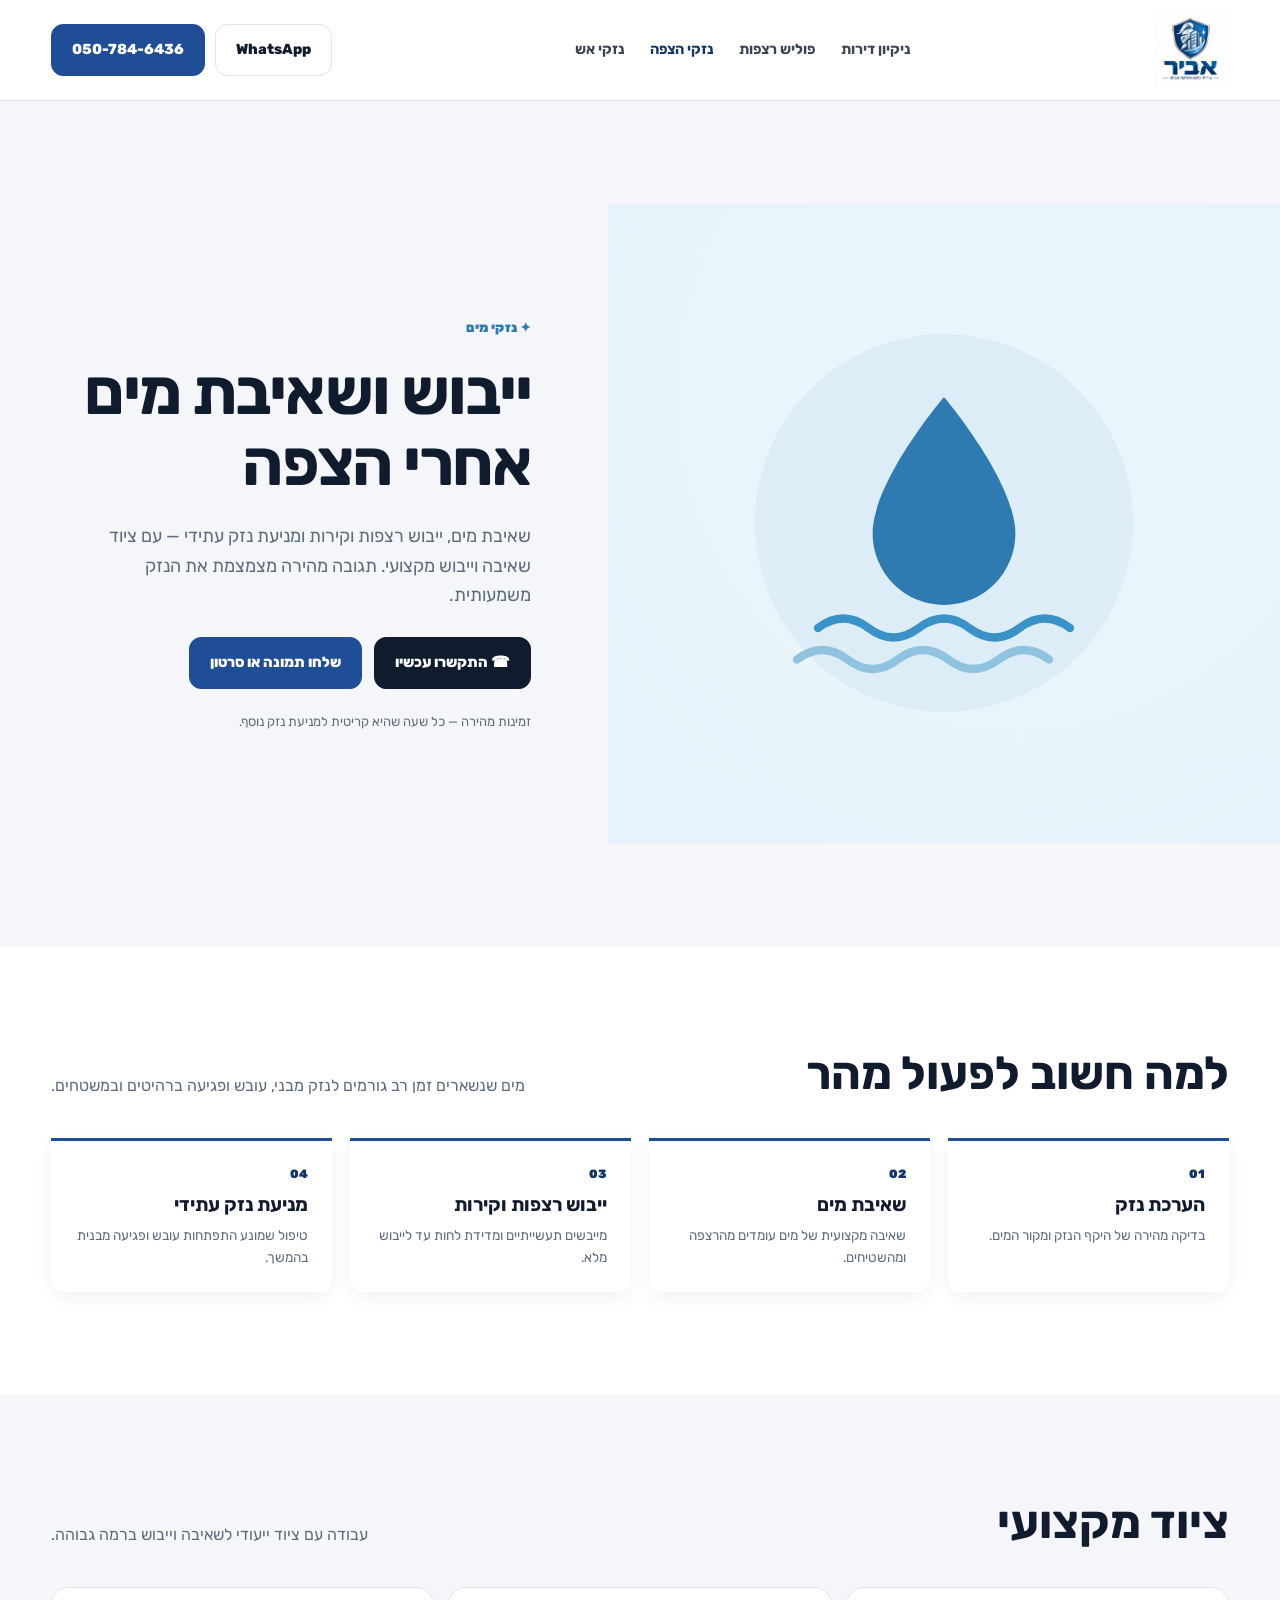
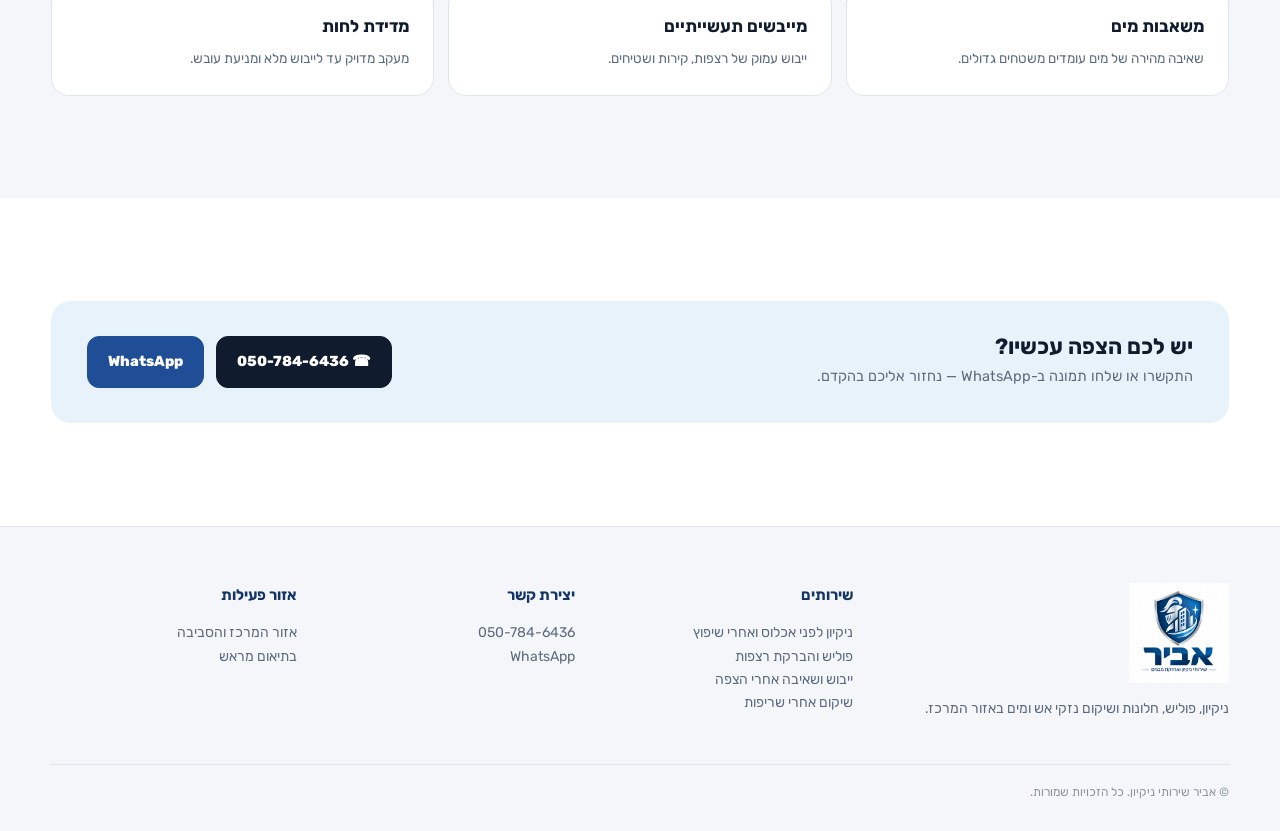
<file: flood.html>
<!doctype html>
<html lang="he" dir="rtl">
<head>
<meta charset="utf-8">
<meta name="viewport" content="width=device-width, initial-scale=1">
<title>ייבוש ושאיבת מים אחרי הצפה | אביר שירותי ניקיון</title>
<meta name="description" content="שאיבת מים וייבוש מקצועי אחרי הצפה. מניעת נזק מבני ועובש, ציוד ייעודי וזמינות מהירה. אזור המרכז.">
<link rel="preconnect" href="https://fonts.googleapis.com">
<link rel="preconnect" href="https://fonts.gstatic.com" crossorigin>
<link href="https://fonts.googleapis.com/css2?family=Rubik:wght@400;500;600;700;800;900&display=swap" rel="stylesheet">
<link rel="stylesheet" href="assets/style.css">
</head>
<body>
<header>
  <div class="container nav">
    <a class="brand" href="index.html"><img class="logo" src="assets/logo.webp" alt="אביר שירותי ניקיון"></a>
    <nav class="links">
      <a href="cleaning.html">ניקיון דירות</a>
      <a href="polish.html">פוליש רצפות</a>
      <a href="flood.html" class="active">נזקי הצפה</a>
      <a href="fire.html">נזקי אש</a>
    </nav>
    <div class="actions">
      <a class="btn light" href="https://wa.me/972507846436?text=שלום,%20אשמח%20לקבל%20הצעת%20מחיר">WhatsApp</a>
      <a class="btn gold" href="tel:+972507846436">050-784-6436</a>
    </div>
  </div>
</header>
<main>

<section class="hero">
  <div class="illus-panel flood"><svg viewBox="0 0 200 200"><circle cx="100" cy="100" r="90" fill="#dcedf7"/>
<path d="M100 40s34 40 34 65a34 34 0 1 1-68 0c0-25 34-65 34-65z" fill="#2f7ab0"/>
<path d="M40 150c8-6 16-6 24 0s16 6 24 0 16-6 24 0 16 6 24 0 16-6 24 0" fill="none" stroke="#3a92c9" stroke-width="4" stroke-linecap="round"/>
<path d="M30 165c8-6 16-6 24 0s16 6 24 0 16-6 24 0 16 6 24 0 16-6 24 0" fill="none" stroke="#8fc3e0" stroke-width="4" stroke-linecap="round"/>
</svg></div>
  <div class="hero-copy">
    <div>
      <div class="eyebrow" style="color:var(--blue)">✦ נזקי מים</div>
      <h1>ייבוש ושאיבת מים<br>אחרי הצפה</h1>
      <p>שאיבת מים, ייבוש רצפות וקירות ומניעת נזק עתידי — עם ציוד שאיבה וייבוש מקצועי. תגובה מהירה מצמצמת את הנזק משמעותית.</p>
      <div class="hero-actions">
        <a class="btn dark" href="tel:+972507846436">☎ התקשרו עכשיו</a>
        <a class="btn gold" href="https://wa.me/972507846436?text=שלום,%20אשמח%20לקבל%20הצעת%20מחיר">שלחו תמונה או סרטון</a>
      </div>
      <div class="micro">זמינות מהירה — כל שעה שהיא קריטית למניעת נזק נוסף.</div>
    </div>
  </div>
</section>

<section id="services">
  <div class="container">
    <div class="section-head">
      <h2>למה חשוב לפעול מהר</h2>
      <p>מים שנשארים זמן רב גורמים לנזק מבני, עובש ופגיעה ברהיטים ובמשטחים.</p>
    </div>
    <div class="process-grid">
      <div class="step"><div class="num">01</div><h3>הערכת נזק</h3><p>בדיקה מהירה של היקף הנזק ומקור המים.</p></div>
      <div class="step"><div class="num">02</div><h3>שאיבת מים</h3><p>שאיבה מקצועית של מים עומדים מהרצפה ומהשטיחים.</p></div>
      <div class="step"><div class="num">03</div><h3>ייבוש רצפות וקירות</h3><p>מייבשים תעשייתיים ומדידת לחות עד לייבוש מלא.</p></div>
      <div class="step"><div class="num">04</div><h3>מניעת נזק עתידי</h3><p>טיפול שמונע התפתחות עובש ופגיעה מבנית בהמשך.</p></div>
    </div>
  </div>
</section>

<section class="details">
  <div class="container">
    <div class="section-head">
      <h2>ציוד מקצועי</h2>
      <p>עבודה עם ציוד ייעודי לשאיבה וייבוש ברמה גבוהה.</p>
    </div>
    <div class="detail-grid">
      <div class="detail"><b>משאבות מים</b><span>שאיבה מהירה של מים עומדים משטחים גדולים.</span></div>
      <div class="detail"><b>מייבשים תעשייתיים</b><span>ייבוש עמוק של רצפות, קירות ושטיחים.</span></div>
      <div class="detail"><b>מדידת לחות</b><span>מעקב מדויק עד לייבוש מלא ומניעת עובש.</span></div>
    </div>
  </div>
</section>

<section>
  <div class="container">
    <div class="cta-strip" style="background:var(--blue-tint)">
      <div>
        <h3>יש לכם הצפה עכשיו?</h3>
        <p>התקשרו או שלחו תמונה ב-WhatsApp — נחזור אליכם בהקדם.</p>
      </div>
      <div class="hero-actions">
        <a class="btn dark" href="tel:+972507846436">☎ 050-784-6436</a>
        <a class="btn gold" href="https://wa.me/972507846436?text=שלום,%20אשמח%20לקבל%20הצעת%20מחיר">WhatsApp</a>
      </div>
    </div>
  </div>
</section>

</main>
<footer>
  <div class="container">
    <div class="footer-grid">
      <div>
        <img class="footer-logo" src="assets/logo.webp" alt="אביר שירותי ניקיון">
        <p>ניקיון, פוליש, חלונות ושיקום נזקי אש ומים באזור המרכז.</p>
      </div>
      <div><h4>שירותים</h4><p>
        <a href="cleaning.html">ניקיון לפני אכלוס ואחרי שיפוץ</a><br>
        <a href="polish.html">פוליש והברקת רצפות</a><br>
        <a href="flood.html">ייבוש ושאיבה אחרי הצפה</a><br>
        <a href="fire.html">שיקום אחרי שריפות</a>
      </p></div>
      <div><h4>יצירת קשר</h4><p><a href="tel:+972507846436">050-784-6436</a><br><a href="https://wa.me/972507846436?text=שלום,%20אשמח%20לקבל%20הצעת%20מחיר">WhatsApp</a></p></div>
      <div><h4>אזור פעילות</h4><p>אזור המרכז והסביבה<br>בתיאום מראש</p></div>
    </div>
    <div class="copy">© אביר שירותי ניקיון. כל הזכויות שמורות.</div>
  </div>
</footer>

<div class="mobile-bar">
  <a class="btn dark" href="tel:+972507846436">☎ התקשרו</a>
  <a class="btn gold" href="https://wa.me/972507846436?text=שלום,%20אשמח%20לקבל%20הצעת%20מחיר">WhatsApp</a>
</div>
</body>
</html>
</file>
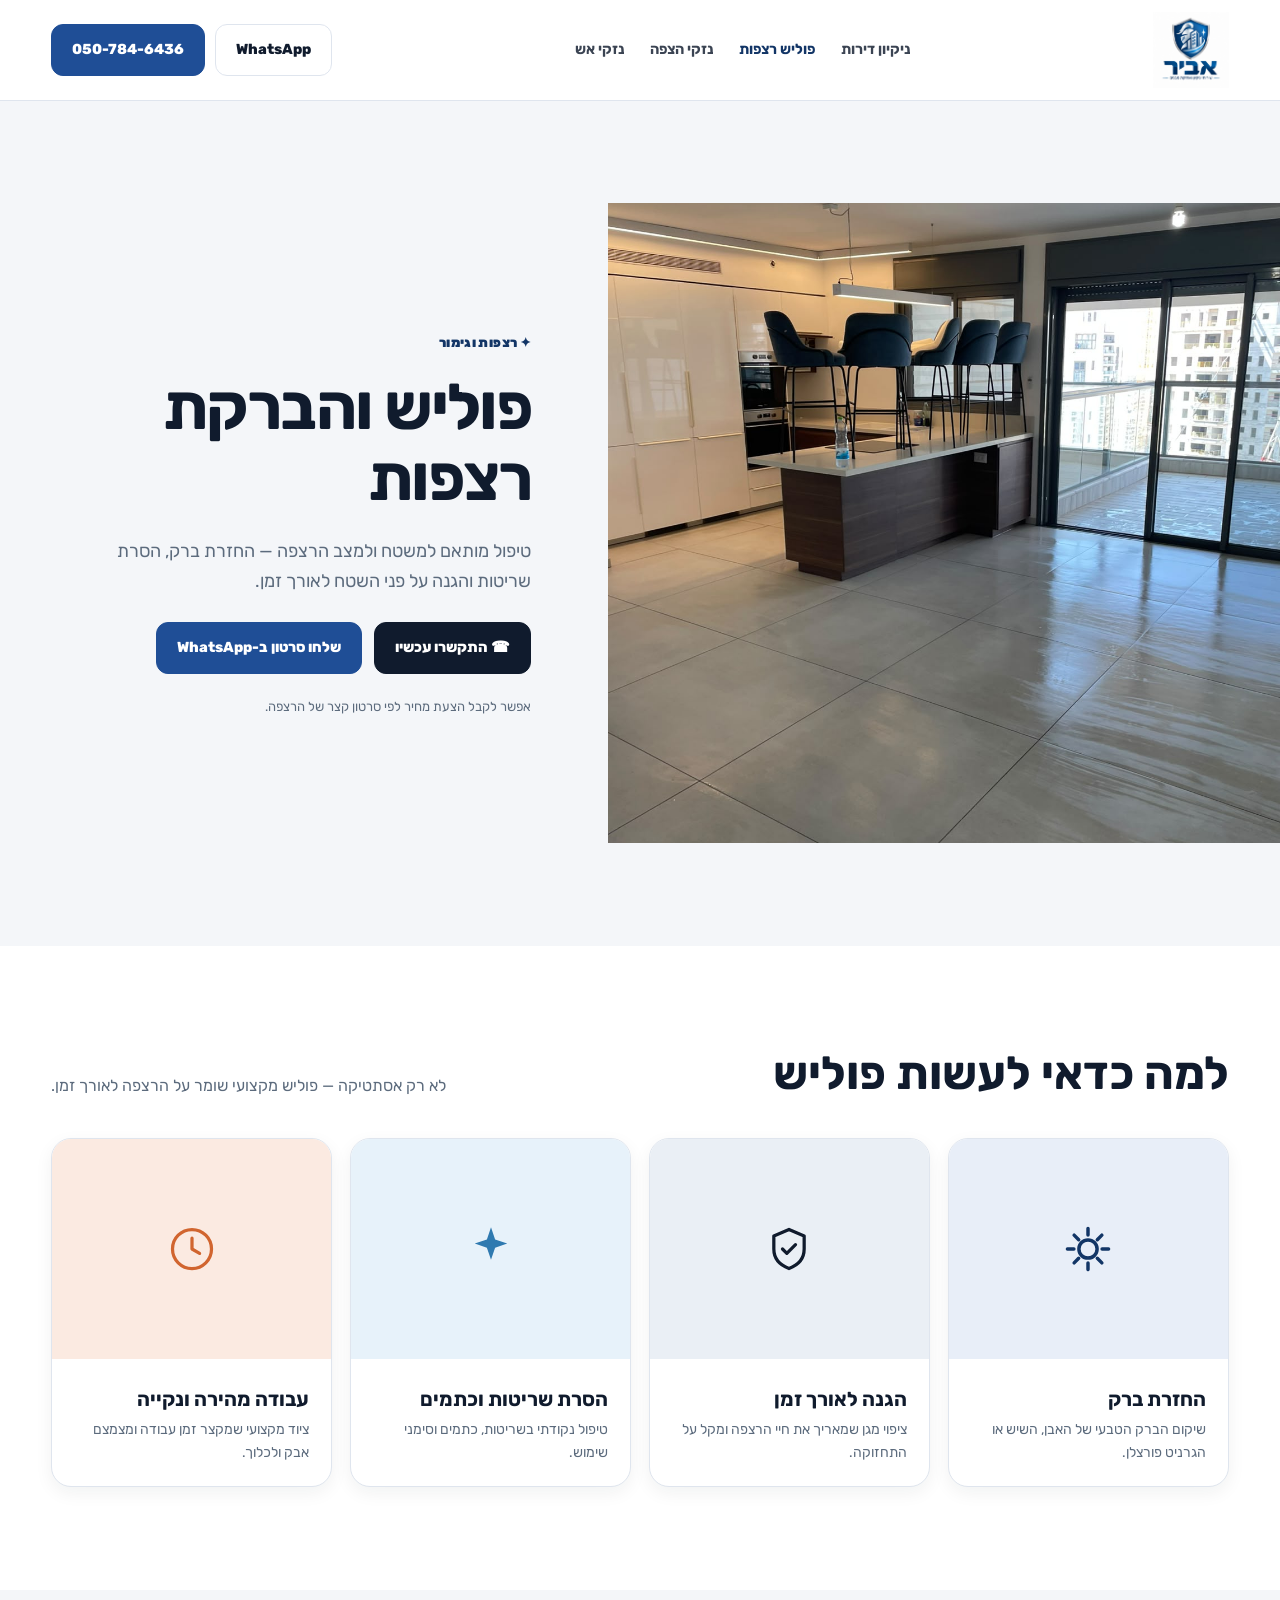
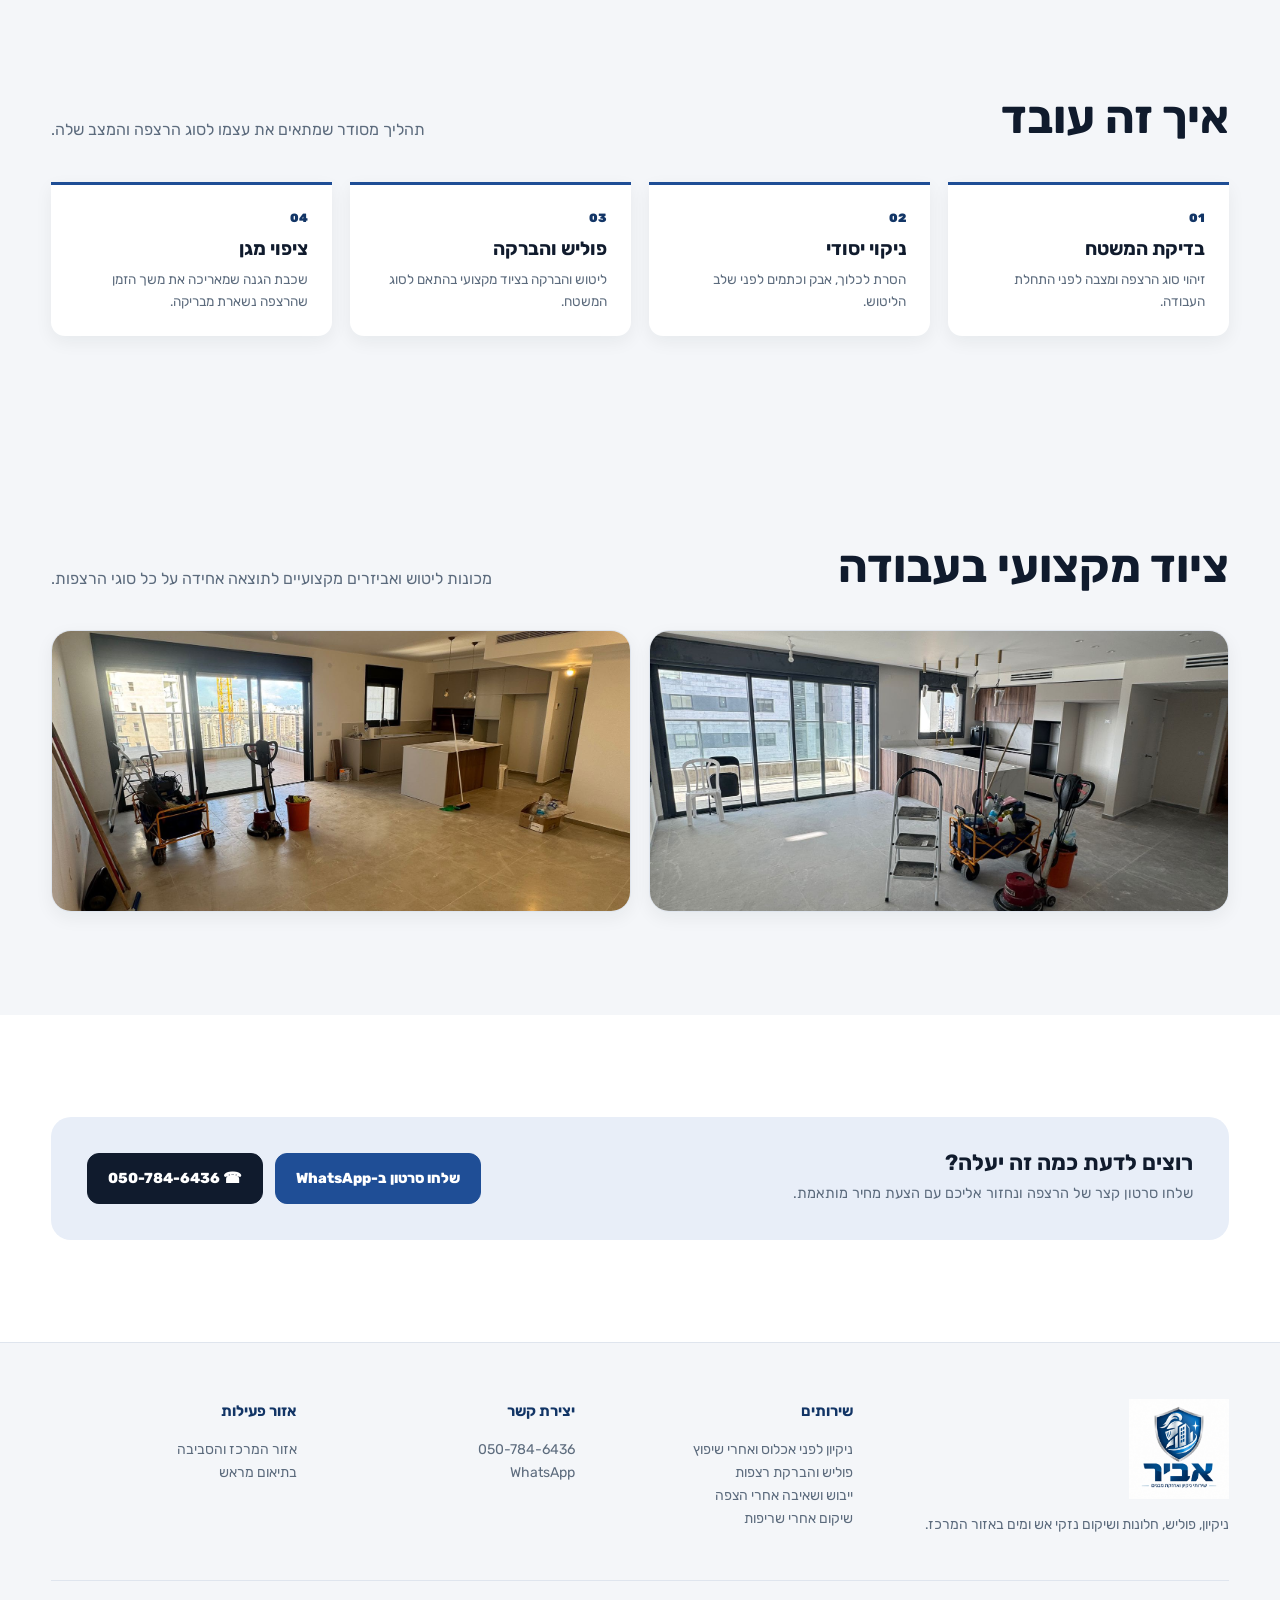
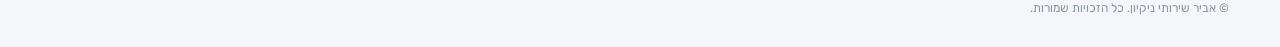
<file: polish.html>
<!doctype html>
<html lang="he" dir="rtl">
<head>
<meta charset="utf-8">
<meta name="viewport" content="width=device-width, initial-scale=1">
<title>פוליש והברקת רצפות | אביר שירותי ניקיון</title>
<meta name="description" content="פוליש והברקת רצפות אבן, שיש וגרניט פורצלן. החזרת ברק, הסרת שריטות וציפוי מגן. אזור המרכז.">
<link rel="preconnect" href="https://fonts.googleapis.com">
<link rel="preconnect" href="https://fonts.gstatic.com" crossorigin>
<link href="https://fonts.googleapis.com/css2?family=Rubik:wght@400;500;600;700;800;900&display=swap" rel="stylesheet">
<link rel="stylesheet" href="assets/style.css">
</head>
<body>
<header>
  <div class="container nav">
    <a class="brand" href="index.html"><img class="logo" src="assets/logo.webp" alt="אביר שירותי ניקיון"></a>
    <nav class="links">
      <a href="cleaning.html">ניקיון דירות</a>
      <a href="polish.html" class="active">פוליש רצפות</a>
      <a href="flood.html">נזקי הצפה</a>
      <a href="fire.html">נזקי אש</a>
    </nav>
    <div class="actions">
      <a class="btn light" href="https://wa.me/972507846436?text=שלום,%20אשמח%20לקבל%20הצעת%20מחיר">WhatsApp</a>
      <a class="btn gold" href="tel:+972507846436">050-784-6436</a>
    </div>
  </div>
</header>
<main>

<section class="hero">
  <div class="hero-photo"><img src="assets/floor-polish.jpg" alt="פוליש והברקת רצפה"></div>
  <div class="hero-copy">
    <div>
      <div class="eyebrow">✦ רצפות וגימור</div>
      <h1>פוליש והברקת<br>רצפות</h1>
      <p>טיפול מותאם למשטח ולמצב הרצפה — החזרת ברק, הסרת שריטות והגנה על פני השטח לאורך זמן.</p>
      <div class="hero-actions">
        <a class="btn dark" href="tel:+972507846436">☎ התקשרו עכשיו</a>
        <a class="btn gold" href="https://wa.me/972507846436?text=שלום,%20אשמח%20לקבל%20הצעת%20מחיר">שלחו סרטון ב-WhatsApp</a>
      </div>
      <div class="micro">אפשר לקבל הצעת מחיר לפי סרטון קצר של הרצפה.</div>
    </div>
  </div>
</section>

<section id="services">
  <div class="container">
    <div class="section-head">
      <h2>למה כדאי לעשות פוליש</h2>
      <p>לא רק אסתטיקה — פוליש מקצועי שומר על הרצפה לאורך זמן.</p>
    </div>
    <div class="grid-cards">
      <article class="card"><div class="card-img icon-img" style="background:var(--gold-tint);color:var(--gold-dark)"><svg viewBox="0 0 24 24" fill="none" stroke="currentColor" stroke-width="1.6" stroke-linecap="round"><circle cx="12" cy="12" r="4.2"/><path d="M12 2.5v3M12 18.5v3M21.5 12h-3M5.5 12h-3M18.4 5.6l-2.1 2.1M7.7 16.3l-2.1 2.1M18.4 18.4l-2.1-2.1M7.7 7.7 5.6 5.6"/></svg></div><div class="card-body"><h3>החזרת ברק</h3><p>שיקום הברק הטבעי של האבן, השיש או הגרניט פורצלן.</p></div></article>
      <article class="card"><div class="card-img icon-img" style="background:var(--soft2);color:var(--ink)"><svg viewBox="0 0 24 24" fill="none" stroke="currentColor" stroke-width="1.5" stroke-linecap="round" stroke-linejoin="round"><path d="M12 3l7 3v6c0 4.5-3 7.5-7 9-4-1.5-7-4.5-7-9V6z"/><path d="M9 12l2 2 4-4"/></svg></div><div class="card-body"><h3>הגנה לאורך זמן</h3><p>ציפוי מגן שמאריך את חיי הרצפה ומקל על התחזוקה.</p></div></article>
      <article class="card"><div class="card-img icon-img" style="background:var(--blue-tint);color:var(--blue)"><svg viewBox="0 0 24 24" fill="currentColor"><path d="M12 2l1.9 5.6L19.5 9.5l-5.6 1.9L12 17l-1.9-5.6L4.5 9.5l5.6-1.9L12 2z"/></svg></div><div class="card-body"><h3>הסרת שריטות וכתמים</h3><p>טיפול נקודתי בשריטות, כתמים וסימני שימוש.</p></div></article>
      <article class="card"><div class="card-img icon-img" style="background:var(--flame-tint);color:var(--flame)"><svg viewBox="0 0 24 24" fill="none" stroke="currentColor" stroke-width="1.5" stroke-linecap="round" stroke-linejoin="round"><circle cx="12" cy="12" r="9"/><path d="M12 7v5l3.5 2"/></svg></div><div class="card-body"><h3>עבודה מהירה ונקייה</h3><p>ציוד מקצועי שמקצר זמן עבודה ומצמצם אבק ולכלוך.</p></div></article>
    </div>
  </div>
</section>

<section class="details">
  <div class="container">
    <div class="section-head">
      <h2>איך זה עובד</h2>
      <p>תהליך מסודר שמתאים את עצמו לסוג הרצפה והמצב שלה.</p>
    </div>
    <div class="process-grid">
      <div class="step"><div class="num">01</div><h3>בדיקת המשטח</h3><p>זיהוי סוג הרצפה ומצבה לפני התחלת העבודה.</p></div>
      <div class="step"><div class="num">02</div><h3>ניקוי יסודי</h3><p>הסרת לכלוך, אבק וכתמים לפני שלב הליטוש.</p></div>
      <div class="step"><div class="num">03</div><h3>פוליש והברקה</h3><p>ליטוש והברקה בציוד מקצועי בהתאם לסוג המשטח.</p></div>
      <div class="step"><div class="num">04</div><h3>ציפוי מגן</h3><p>שכבת הגנה שמאריכה את משך הזמן שהרצפה נשארת מבריקה.</p></div>
    </div>
  </div>
</section>

<section class="work">
  <div class="container">
    <div class="section-head">
      <h2>ציוד מקצועי בעבודה</h2>
      <p>מכונות ליטוש ואביזרים מקצועיים לתוצאה אחידה על כל סוגי הרצפות.</p>
    </div>
    <div class="grid-cards" style="grid-template-columns:repeat(2,1fr)">
      <article class="card"><div class="card-img" style="height:280px"><img src="assets/equipment-1.jpg" alt="מכונת פוליש רצפות"></div></article>
      <article class="card"><div class="card-img" style="height:280px"><img src="assets/equipment-2.jpg" alt="עבודת פוליש בשטח"></div></article>
    </div>
  </div>
</section>

<section>
  <div class="container">
    <div class="cta-strip">
      <div>
        <h3>רוצים לדעת כמה זה יעלה?</h3>
        <p>שלחו סרטון קצר של הרצפה ונחזור אליכם עם הצעת מחיר מותאמת.</p>
      </div>
      <div class="hero-actions">
        <a class="btn gold" href="https://wa.me/972507846436?text=שלום,%20אשמח%20לקבל%20הצעת%20מחיר">שלחו סרטון ב-WhatsApp</a>
        <a class="btn dark" href="tel:+972507846436">☎ 050-784-6436</a>
      </div>
    </div>
  </div>
</section>

</main>
<footer>
  <div class="container">
    <div class="footer-grid">
      <div>
        <img class="footer-logo" src="assets/logo.webp" alt="אביר שירותי ניקיון">
        <p>ניקיון, פוליש, חלונות ושיקום נזקי אש ומים באזור המרכז.</p>
      </div>
      <div><h4>שירותים</h4><p>
        <a href="cleaning.html">ניקיון לפני אכלוס ואחרי שיפוץ</a><br>
        <a href="polish.html">פוליש והברקת רצפות</a><br>
        <a href="flood.html">ייבוש ושאיבה אחרי הצפה</a><br>
        <a href="fire.html">שיקום אחרי שריפות</a>
      </p></div>
      <div><h4>יצירת קשר</h4><p><a href="tel:+972507846436">050-784-6436</a><br><a href="https://wa.me/972507846436?text=שלום,%20אשמח%20לקבל%20הצעת%20מחיר">WhatsApp</a></p></div>
      <div><h4>אזור פעילות</h4><p>אזור המרכז והסביבה<br>בתיאום מראש</p></div>
    </div>
    <div class="copy">© אביר שירותי ניקיון. כל הזכויות שמורות.</div>
  </div>
</footer>

<div class="mobile-bar">
  <a class="btn dark" href="tel:+972507846436">☎ התקשרו</a>
  <a class="btn gold" href="https://wa.me/972507846436?text=שלום,%20אשמח%20לקבל%20הצעת%20מחיר">WhatsApp</a>
</div>
</body>
</html>
</file>
<file: assets/style.css>
:root {
  --ink: #101b2d;
  --muted: #5c6b7d;
  --gold: #1f4e96;
  --gold-dark: #123566;
  --gold-tint: #e8eef8;
  --paper: #ffffff;
  --soft: #f4f6f9;
  --soft2: #eaeff5;
  --line: #dfe5ee;
  --blue: #2f7ab0;
  --blue-tint: #e7f2fa;
  --flame: #d1652f;
  --flame-tint: #fbeae1;
  --shadow: 0 14px 40px rgba(20, 30, 40, .07);
  --shadow-sm: 0 6px 18px rgba(20, 30, 40, .06);
  --radius: 20px;
}
* { box-sizing: border-box; }
html { scroll-behavior: smooth; }
body {
  margin: 0;
  font-family: 'Rubik', Arial, "Noto Sans Hebrew", sans-serif;
  background: var(--paper);
  color: var(--ink);
  line-height: 1.65;
}
a { color: inherit; text-decoration: none; }
img { display: block; width: 100%; height: 100%; object-fit: cover; }
.container { width: min(1180px, 92%); margin: auto; }
section { padding: clamp(56px, 8vw, 104px) 0; }
h1, h2, h3 { line-height: 1.12; margin: 0; }
.eyebrow {
  display: inline-flex; align-items: center; gap: 8px;
  color: var(--gold-dark); font-size: 13px; font-weight: 900; letter-spacing: .03em;
}
.section-head { display: flex; justify-content: space-between; align-items: end; gap: 30px; margin-bottom: 38px; }
.section-head h2 { font-size: clamp(30px, 3.6vw, 46px); }
.section-head p { max-width: 600px; color: var(--muted); margin: 10px 0 0; }
.center { text-align: center; }
.center .section-head { display: block; }
.center .section-head p { margin-inline: auto; }

/* header */
header {
  position: sticky; top: 0; z-index: 60;
  background: rgba(255, 255, 255, .92); backdrop-filter: blur(14px);
  border-bottom: 1px solid var(--line);
  transition: background .3s, border-color .3s;
}
header.overlay {
  position: absolute; top: 0; left: 0; right: 0;
  background: transparent; border-bottom-color: transparent; backdrop-filter: none;
}
.nav { height: 100px; display: flex; align-items: center; justify-content: space-between; gap: 20px; }
.brand .logo { height: 76px; width: auto; object-fit: contain; display: block; }
.links { display: flex; gap: 26px; font-size: 14.5px; font-weight: 700; }
.links a { color: var(--ink); opacity: .82; transition: .2s; }
.links a:hover, .links a.active { opacity: 1; color: var(--gold-dark); }
.actions { display: flex; gap: 10px; align-items: center; }
.btn {
  display: inline-flex; align-items: center; justify-content: center; gap: 8px;
  padding: 13px 20px; border-radius: 12px; border: 1.5px solid var(--ink);
  font-weight: 800; font-size: 14.5px; transition: .2s; cursor: pointer; white-space: nowrap;
}
.btn:hover { transform: translateY(-2px); }
.btn.dark { background: var(--ink); border-color: var(--ink); color: #fff; }
.btn.gold { background: var(--gold); border-color: var(--gold); color: #fff; }
.btn.light { background: #fff; border-color: var(--line); color: var(--ink); }
.btn.ghost { background: transparent; border-color: var(--line); color: var(--ink); }

/* hero */
.hero { display: grid; grid-template-columns: 1.05fr .95fr; align-items: stretch; background: var(--soft); overflow: hidden; }
.hero-copy { display: flex; align-items: center; padding: clamp(40px, 6vw, 76px) max(6vw, 32px); }
.hero-photo, .illus-panel { position: relative; height: clamp(420px, 78vh, 640px); }
.hero h1 { font-size: clamp(38px, 5vw, 64px); letter-spacing: -.03em; margin: 16px 0 22px; }
.hero-copy p { font-size: 18px; color: var(--muted); max-width: 560px; margin-bottom: 26px; }
.hero-actions { display: flex; gap: 12px; flex-wrap: wrap; }
.micro { margin-top: 22px; font-size: 13px; color: var(--muted); }

/* full-bleed homepage hero with overlaid header */
.hero-full { position: relative; width: 100%; height: clamp(560px, 92vh, 860px); overflow: hidden; background: var(--ink); }
.hero-full img { position: absolute; inset: 0; width: 100%; height: 100%; object-fit: cover; }
.hero-full .fade-top {
  position: absolute; top: 0; left: 0; right: 0; height: 260px; z-index: 1;
  background: linear-gradient(to bottom, rgba(255,255,255,.92) 0%, rgba(255,255,255,.55) 45%, rgba(255,255,255,0) 100%);
}
.hero-full .fade-bottom {
  position: absolute; bottom: 0; left: 0; right: 0; height: 88%; z-index: 1;
  background: linear-gradient(to top, rgba(251,250,247,.98) 0%, rgba(251,250,247,.95) 60%, rgba(251,250,247,.8) 82%, rgba(251,250,247,0) 100%);
}
.hero-full-content {
  position: absolute; bottom: 0; right: 0; left: 0; z-index: 2; color: var(--ink);
  padding: 0 max(6vw, 32px) clamp(40px, 6vw, 68px);
}
.hero-full-content .eyebrow { color: var(--gold-dark); }
.hero-full-content h1 { color: var(--ink); font-size: clamp(38px, 5.4vw, 68px); letter-spacing: -.03em; margin: 16px 0 20px; }
.hero-full-content p { font-size: 18px; color: var(--muted); max-width: 580px; margin-bottom: 24px; }
.hero-full-content .micro { color: var(--muted); }

/* trust bar */
.trust { background: #fff; border-top: 1px solid var(--line); border-bottom: 1px solid var(--line); }
.trust-grid { display: grid; grid-template-columns: repeat(4, 1fr); }
.trust-item { padding: 26px 20px; text-align: center; border-left: 1px solid var(--line); }
.trust-item:last-child { border-left: 0; }
.trust-item .icon { font-size: 24px; color: var(--gold); }
.trust-item b { display: block; margin: 6px 0 2px; font-size: 15px; }
.trust-item span { font-size: 12.5px; color: var(--muted); }

/* pie / circle menu */
.pie-wrap { display: flex; justify-content: center; margin: 10px 0 46px; padding: 30px; }
.pie-menu {
  position: relative; width: min(84vw, 480px); aspect-ratio: 1;
}
.pie-slice {
  position: absolute; inset: 0; display: flex; color: #fff; font-weight: 800;
  transition: filter .25s, transform .25s cubic-bezier(.2,.8,.3,1.3), box-shadow .25s;
  z-index: 1;
}
.pie-slice:hover {
  filter: brightness(1.08);
  z-index: 5;
  box-shadow: 0 18px 34px rgba(10, 16, 20, .28);
}
.pie-slice .pie-inner { display: flex; flex-direction: column; align-items: center; gap: 8px; pointer-events: none; }
.pie-slice svg { width: 34px; height: 34px; }
.pie-slice span { font-size: 14px; max-width: 120px; text-align: center; }
.pie-top    { clip-path: polygon(50% 50%, 14.64% 14.64%, 19.56% 10.33%, 25.00% 6.70%, 30.87% 3.81%, 37.06% 1.70%, 43.47% 0.43%, 50.00% 0.00%, 56.53% 0.43%, 62.94% 1.70%, 69.13% 3.81%, 75.00% 6.70%, 80.44% 10.33%, 85.36% 14.64%); background: linear-gradient(160deg, var(--gold), var(--gold-dark)); }
.pie-top .pie-inner   { margin: 14% auto auto; }
.pie-top:hover { transform: translateY(-14px) scale(1.04); }
.pie-right  { clip-path: polygon(50% 50%, 85.36% 14.64%, 89.67% 19.56%, 93.30% 25.00%, 96.19% 30.87%, 98.30% 37.06%, 99.57% 43.47%, 100.00% 50.00%, 99.57% 56.53%, 98.30% 62.94%, 96.19% 69.13%, 93.30% 75.00%, 89.67% 80.44%, 85.36% 85.36%); background: linear-gradient(200deg, #2fa591, #1f7a6a); }
.pie-right .pie-inner { margin: auto 12% auto auto; }
.pie-right:hover { transform: translateX(14px) scale(1.04); }
.pie-bottom { clip-path: polygon(50% 50%, 85.36% 85.36%, 80.44% 89.67%, 75.00% 93.30%, 69.13% 96.19%, 62.94% 98.30%, 56.53% 99.57%, 50.00% 100.00%, 43.47% 99.57%, 37.06% 98.30%, 30.87% 96.19%, 25.00% 93.30%, 19.56% 89.67%, 14.64% 85.36%); background: linear-gradient(340deg, #3a92c9, var(--blue)); }
.pie-bottom .pie-inner{ margin: auto auto 14%; }
.pie-bottom:hover { transform: translateY(14px) scale(1.04); }
.pie-left   { clip-path: polygon(50% 50%, 14.64% 85.36%, 10.33% 80.44%, 6.70% 75.00%, 3.81% 69.13%, 1.70% 62.94%, 0.43% 56.53%, 0.00% 50.00%, 0.43% 43.47%, 1.70% 37.06%, 3.81% 30.87%, 6.70% 25.00%, 10.33% 19.56%, 14.64% 14.64%); background: linear-gradient(20deg, #e07a44, var(--flame)); }
.pie-left .pie-inner  { margin: auto auto auto 12%; }
.pie-left:hover { transform: translateX(-14px) scale(1.04); }
.pie-hub {
  position: absolute; top: 50%; left: 50%; transform: translate(-50%, -50%);
  width: 27%; aspect-ratio: 1; border-radius: 50%; background: #fff; box-shadow: var(--shadow-sm);
  display: flex; align-items: center; justify-content: center; text-align: center;
  font-size: clamp(11px, 1.6vw, 13px); font-weight: 900; color: var(--ink); padding: 6%;
  pointer-events: none; z-index: 10;
}

/* service picker fallback list (used for very small screens too, progressive) */
.pie-legend { display: flex; flex-wrap: wrap; gap: 10px; justify-content: center; }
.pie-legend a {
  display: inline-flex; align-items: center; gap: 8px; padding: 9px 16px; border-radius: 999px;
  border: 1.5px solid var(--line); font-size: 13.5px; font-weight: 700; background: #fff;
}
.pie-legend a:hover { border-color: var(--gold); color: var(--gold-dark); }

/* cards */
.grid-cards { display: grid; grid-template-columns: repeat(4, 1fr); gap: 18px; }
.card {
  background: #fff; border: 1px solid var(--line); border-radius: var(--radius);
  overflow: hidden; box-shadow: var(--shadow-sm); transition: transform .2s, box-shadow .2s;
}
.card:hover { transform: translateY(-4px); box-shadow: var(--shadow); }
.card-img { height: 220px; }
.card-img.icon-img { display: flex; align-items: center; justify-content: center; }
.card-img.icon-img svg { width: 52px; height: 52px; }
.card-body { padding: 22px; }
.kicker { color: var(--gold-dark); font-size: 12px; font-weight: 900; }
.card h3 { font-size: 20px; margin: 7px 0 8px; }
.card p { color: var(--muted); font-size: 14px; margin: 0; }
.card .more { display: inline-block; margin-top: 12px; font-size: 13.5px; font-weight: 800; color: var(--gold-dark); }

/* detail grid */
.details { background: var(--soft); }
.detail-grid { display: grid; grid-template-columns: repeat(3, 1fr); gap: 14px; }
.detail {
  padding: 24px; border: 1px solid var(--line); border-radius: 18px; background: #fff;
}
.detail b { display: block; font-size: 17px; margin-bottom: 5px; }
.detail span { color: var(--muted); font-size: 13.5px; }

/* process */
.process-grid { display: grid; grid-template-columns: repeat(4, 1fr); gap: 18px; }
.step { padding: 24px; border-top: 3px solid var(--gold); background: #fff; border-radius: 0 0 14px 14px; box-shadow: var(--shadow-sm); }
.num { font-size: 12px; color: var(--gold-dark); font-weight: 900; }
.step h3 { margin: 10px 0 8px; font-size: 19px; }
.step p { color: var(--muted); font-size: 13.5px; margin: 0; }

/* gallery */
.work { background: var(--soft); }
.gallery { display: grid; grid-template-columns: 1.25fr .75fr .75fr; grid-template-rows: 280px 280px; gap: 14px; }
.g { overflow: hidden; border-radius: 18px; position: relative; box-shadow: var(--shadow-sm); }
.g.big { grid-row: 1/3; }
.g:after { content: ""; position: absolute; inset: auto 0 0 0; height: 44%; background: linear-gradient(transparent, rgba(0,0,0,.5)); }
.cap { position: absolute; bottom: 14px; right: 16px; color: #fff; z-index: 2; font-weight: 800; font-size: 14px; }

/* CTA */
.quote { padding: 0; }
.cta {
  margin: 0 auto 90px; width: min(1180px, 92%); min-height: 300px; border-radius: 26px; overflow: hidden;
  position: relative; display: flex; align-items: center; background: var(--ink); color: #fff;
}
.cta-bg { position: absolute; inset: 0; opacity: .32; }
.cta-bg:after { content: ""; position: absolute; inset: 0; background: linear-gradient(90deg, var(--ink) 20%, rgba(16,24,32,.6), rgba(16,24,32,.2)); }
.cta-content { position: relative; z-index: 2; padding: 48px; max-width: 660px; }
.cta h2 { font-size: 40px; margin: 0 0 14px; }
.cta p { color: #d7dde1; font-size: 16.5px; }
.cta .eyebrow { color: var(--gold); }

/* generic light banner cta (used on service pages) */
.cta-strip {
  background: var(--gold-tint); border-radius: var(--radius); padding: 34px 36px;
  display: flex; align-items: center; justify-content: space-between; gap: 20px; flex-wrap: wrap;
}
.cta-strip h3 { font-size: 22px; margin: 0 0 6px; }
.cta-strip p { margin: 0; color: var(--muted); font-size: 14.5px; }

/* illustrated hero panels for fire/flood */
.illus-panel { position: relative; display: flex; align-items: center; justify-content: center; }
.illus-panel svg { width: 80%; max-width: 420px; height: auto; }
.illus-panel.flood { background: radial-gradient(circle at 60% 30%, #eaf5fb, var(--blue-tint)); }
.illus-panel.fire { background: radial-gradient(circle at 60% 30%, #fdf1e9, var(--flame-tint)); }

/* footer */
footer { background: var(--soft); border-top: 1px solid var(--line); padding: 56px 0 28px; }
.footer-grid { display: grid; grid-template-columns: 1.4fr repeat(3, 1fr); gap: 32px; }
footer h4 { margin: 0 0 14px; font-size: 15px; color: var(--gold-dark); }
footer p, footer a { color: var(--muted); font-size: 14px; }
footer a:hover { color: var(--ink); }
.footer-logo { height: 100px; width: auto; object-fit: contain; display: block; margin-bottom: 12px; }
.copy { border-top: 1px solid var(--line); margin-top: 30px; padding-top: 18px; color: #8b959c; font-size: 12px; }

.mobile-bar { display: none; }

@media (max-width: 980px) {
  .links { display: none; }
  .actions .btn.light { display: none; }
  .hero { grid-template-columns: 1fr; }
  .hero-photo, .illus-panel { height: 46vh; order: 1; }
  .hero-full { height: 78vh; }
  .hero-copy { order: 2; padding: 38px 5% 50px; }
  .trust-grid, .grid-cards, .detail-grid, .process-grid { grid-template-columns: 1fr 1fr; }
  .gallery { grid-template-columns: 1fr 1fr; grid-template-rows: 240px 200px 200px; }
  .g.big { grid-column: 1/3; grid-row: auto; }
  .footer-grid { grid-template-columns: 1fr 1fr; }
}
@media (max-width: 640px) {
  .nav { height: 84px; }
  .brand .logo { height: 66px; }
  .actions { display: none; }
  .trust-grid, .grid-cards, .detail-grid, .process-grid { grid-template-columns: 1fr; }
  .trust-item { border-left: 0; border-bottom: 1px solid var(--line); }
  .trust-item:last-child { border-bottom: 0; }
  .section-head { display: block; }
  .section-head p { margin-top: 10px; }
  section { padding: 48px 0; }
  .gallery { grid-template-columns: 1fr; grid-template-rows: repeat(5, 230px); }
  .g.big { grid-column: auto; }
  .cta { margin-bottom: 64px; }
  .cta-content { padding: 30px 22px; }
  .cta h2 { font-size: 32px; }
  .footer-grid { grid-template-columns: 1fr; }
  .cta-strip { flex-direction: column; align-items: stretch; text-align: center; }
  .mobile-bar {
    display: grid; grid-template-columns: 1fr 1fr; position: fixed; z-index: 100;
    bottom: 0; left: 0; right: 0; background: #fff; padding: 9px; gap: 8px;
    box-shadow: 0 -10px 30px rgba(0,0,0,.1); border-top: 1px solid var(--line);
  }
  .mobile-bar .btn { padding: 12px 8px; }
  body { padding-bottom: 74px; }
}
</file>
